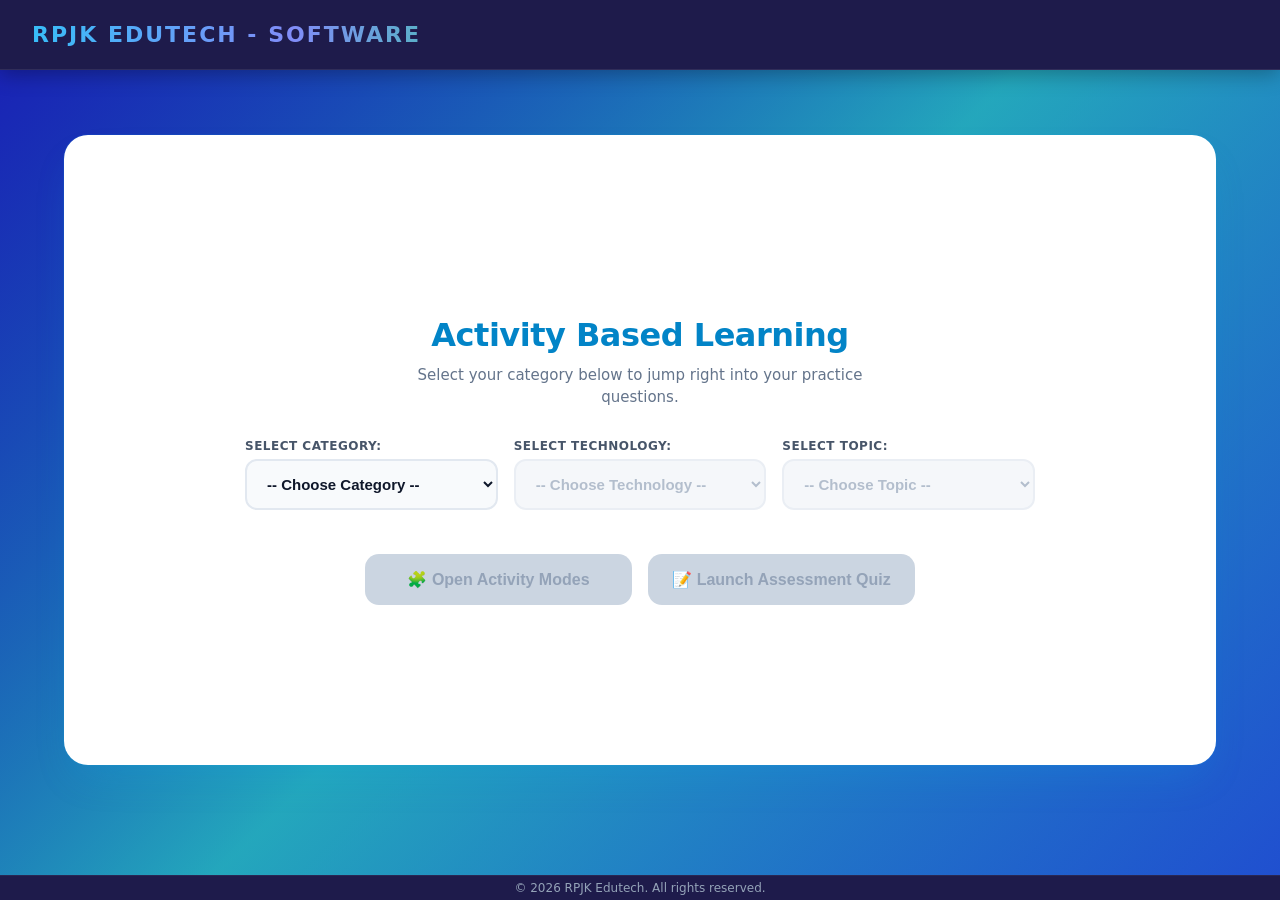
<file: SP_SiteAssets/Pages/ABL.html>
<!DOCTYPE html>
<html lang="en">

<head>
    <meta charset="UTF-8">
    <meta name="viewport" content="width=device-width, initial-scale=1.0">
    <title>Course Agenda & Learning Path</title>      
    <link rel="stylesheet" href="../CSS/ABL.css">
    <style>
        /* Viewport Layout Adjustments to Prevent Page Scrolling */
        html,
        body {
            height: 100vh;
            margin: 0;
            padding: 0;
            overflow: hidden;
            display: flex;
            flex-direction: column;
            /* background-color: #0b0f19; */
            font-family: 'Inter', system-ui, -apple-system, BlinkMacSystemFont, "Segoe UI", Roboto, sans-serif;
            -webkit-font-smoothing: antialiased;
        }

        #main-content-wrapper {
            display: flex;
            flex-direction: column;
            height: 100vh;
            width: 100vw;
            overflow: hidden;
        }

        /* Fixed Header Styles */
        .Navbar {
            position: fixed;
            top: 0;
            left: 0;
            width: 100%;
            height: 70px;
            z-index: 1000;
            box-sizing: border-box;
            display: flex;
            justify-content: space-between;
            align-items: center;
            /* background: linear-gradient(135deg, #1e1b4b 0%, #171033 100%); */
            background: linear-gradient(135deg, #1e1b4b 0%, #1e1b4b 100%);
            border-bottom: 1px solid rgba(255, 255, 255, 0.08);
            padding: 0 2rem;
            box-shadow: 0 4px 20px rgba(0, 0, 0, 0.3);
        }              

        .gradient-effect {
            font-size: 22px;
            text-transform: uppercase;
            font-weight: 700;
            letter-spacing: 2px;
            background: linear-gradient(to right, #38bdf8, #818cf8, #34d399, #38bdf8);
            background-size: 200% auto;
            -webkit-background-clip: text;
            -webkit-text-fill-color: transparent;
            animation: gradientScroll 3s linear infinite;
        }

        /* Smooth Keyframe Animation */
        @keyframes gradientScroll {
            0% {
                background-position: 0% center;
            }

            100% {
                background-position: -200% center;
            }
        }
                        
        .site-footer {
            position: fixed;
            bottom: 0;
            left: 0;
            width: 100%;
            height: 25px;
            display: flex;
            justify-content: center;
            align-items: center;
            font-size: 12px;
            color: #94a3b8;
            /* background: linear-gradient(135deg, #1e1b4b 0%, #171033 100%); */
            background: linear-gradient(135deg, #1e1b4b 0%, #1e1b4b 100%);
            border-top: 1px solid rgba(255, 255, 255, 0.05);
            z-index: 1000;
            box-sizing: border-box;
        }
    </style>
</head>

<body>
    <header class="Navbar">
            <div class="gradient-effect">RPJK Edutech - Software</div>            
    </header> 

    <div id="app-window">
        
        <!-- LOGIN SCREEN -->
        <div id="login-screen" class="panel">
            <div class="logo-badge">🛡️</div>
            <h1>Studio Portal Login</h1>
            <p class="subtitle">Log in using username ID or Full Name. Press Enter to submit.</p>
            
            <div class="login-form-group">
                <label>Username / Student ID or Full Name:</label>
                <input type="text" id="login-username" placeholder="student1">
                
                <label>Access Password:</label>
                <input type="password" id="login-password" placeholder="pass1">
            </div>
            
            <div id="login-error-msg"></div>
            <button id="auth-submit-btn" class="nav-trigger-btn">Sign In Safely</button>
        </div>

        <!-- MENU SCREEN -->
        <div id="menu-screen" class="panel hidden">
                                    
            <h1>Activity Based Learning</h1>
            <p class="subtitle">Select your category below to jump right into your practice questions.</p>
            
            <!-- HORIZONTAL / VERTICAL SELECTION CONTAINER -->
            <div id="config-selection-container">
                <div class="form-group">
                    <label>Select Category:</label>
                    <select id="class-select" disabled>
                        <option value="">-- Choose Category --</option>
                    </select>
                </div>

                <div class="form-group">
                    <label>Select Technology:</label>
                    <select id="subject-select" disabled>
                        <option value="">-- Choose Technology --</option>
                    </select>
                </div>

                <div class="form-group">
                    <label>Select Topic:</label>
                    <select id="chapter-select" disabled>
                        <option value="">-- Choose Topic --</option>
                    </select>
                </div>
            </div>
            
            <div class="mode-toggle-row">
                <button id="launch-activity-hub-btn" class="alt-trigger-btn" disabled>🧩 Open Activity Modes</button>
                <button id="launch-assessment-btn" class="nav-trigger-btn" disabled>📝 Launch Assessment Quiz</button>                
            </div>
        </div>

        <!-- ACTIVITY HUB SCREEN -->
        <div id="activity-hub-screen" class="panel hidden">
            <h2>Select Activity Style</h2>
            <p class="subtitle">Pick an interactive puzzle to play</p>
            
            <div class="tiles-grid">
                <div class="activity-tile" data-type="JUMBLE">
                    <div class="activity-tile-icon">🔀</div>
                    <div class="activity-tile-info">
                        <div class="activity-tile-title">Jumble Words</div>
                        <div class="activity-tile-desc">Unscramble letters using definition context clues.</div>
                    </div>
                </div>
                <div class="activity-tile" data-type="MISSING">
                    <div class="activity-tile-icon">🔤</div>
                    <div class="activity-tile-info">
                        <div class="activity-tile-title">Missing Letters</div>
                        <div class="activity-tile-desc">Fill in character spaces to finish terms.</div>
                    </div>
                </div>
                <div class="activity-tile" data-type="TRUEFALSE">
                    <div class="activity-tile-icon">⚖️</div>
                    <div class="activity-tile-info">
                        <div class="activity-tile-title">True or False</div>
                        <div class="activity-tile-desc">Evaluate statements to confirm facts.</div>
                    </div>
                </div>
                <div class="activity-tile" data-type="MULTICHOICE">
                    <div class="activity-tile-icon">🎯</div>
                    <div class="activity-tile-info">
                        <div class="activity-tile-title">Activity Choice</div>
                        <div class="activity-tile-desc">Classic choice questions mapped by topic.</div>
                    </div>
                </div>
            </div>
            <button id="back-to-menu-btn" class="secondary-btn">⚙️ Change Syllabus Config</button>
        </div>

        <!-- SANDBOX SCREEN -->
        <div id="sandbox-screen" class="panel hidden">
            <div class="hud">
                <button id="back-to-hub">🏠 Leave Game</button>
                <div id="hud-metrics">Points: 0</div>
            </div>

            <div id="timer-container" class="hidden">
                <div id="timer-bar"></div>
            </div>

            <div id="concept-pill">Concept: Loading</div>
            <div id="gameplay-prompt" class="question-display">Loading challenge...</div>
            
            <div id="activity-hint-box" class="hidden"></div>
            
            <div id="standard-options-box" class="options-layout hidden"></div>

            <div id="drag-drop-workspace" class="options-layout hidden">
                <div id="interactive-target-zone"></div>
                <div id="interactive-source-shelf"></div>
            </div>
        </div>

        <!-- LEADERBOARD SCREEN -->
        <div id="leaderboard-screen" class="panel hidden">
            <div class="logo-badge">🏆</div>
            <h2>Global Standings</h2>
            <div id="report-summary-text">Session Finished! Here are the room metrics.</div>

            <div id="global-leaderboard-render-box" class="leaderboard-board"></div>

            <button id="open-diagnostic-modal-btn" class="alt-trigger-btn hidden" style="margin-bottom: 8px;">📊 View Performance Review</button>
            <button id="close-leaderboard-btn" class="secondary-btn">Return to Portal</button>
        </div>

        <!-- SYSTEM MODALS -->
        <div id="confirmation-modal" class="modal-overlay hidden">
            <div class="modal-card exit-warning">
                <h3>Exit Current Session?</h3>
                <p>Are you sure you want to quit? Your current score milestones and session progress metrics will be cleared.</p>
                <div class="modal-actions">
                    <button id="modal-confirm-btn" class="btn-confirm">Yes, Exit</button>
                    <button id="modal-cancel-btn" class="btn-cancel">Stay</button>
                </div>
            </div>
        </div>

        <div id="diagnostic-modal" class="modal-overlay hidden">
            <div class="modal-card" style="max-width: 420px;">
                <h3>📊 Performance Metrics</h3>
                <p style="margin-bottom:12px;">Concept breakdown from your latest activity run:</p>
                
                <div class="diagnostic-grid">
                    <div class="diag-card card-green">
                        <h3>🌟 Mastered Strengths</h3>
                        <ul id="report-strengths-list"></ul>
                    </div>
                    <div class="diag-card card-red">
                        <h3>⚠️ Review Recommendations</h3>
                        <ul id="report-weaknesses-list"></ul>
                    </div>
                </div>
                <div class="modal-actions" style="margin-top:20px;">
                    <button id="close-diagnostic-modal-btn" class="btn-close-diag">Got It</button>
                </div>
            </div>
        </div>

    </div>

    <footer class="site-footer">
            &copy; 2026 RPJK Edutech. All rights reserved.
    </footer>
    
    <script src="../JS/ABL.min.js"></script>
</body>

</html>
</file>
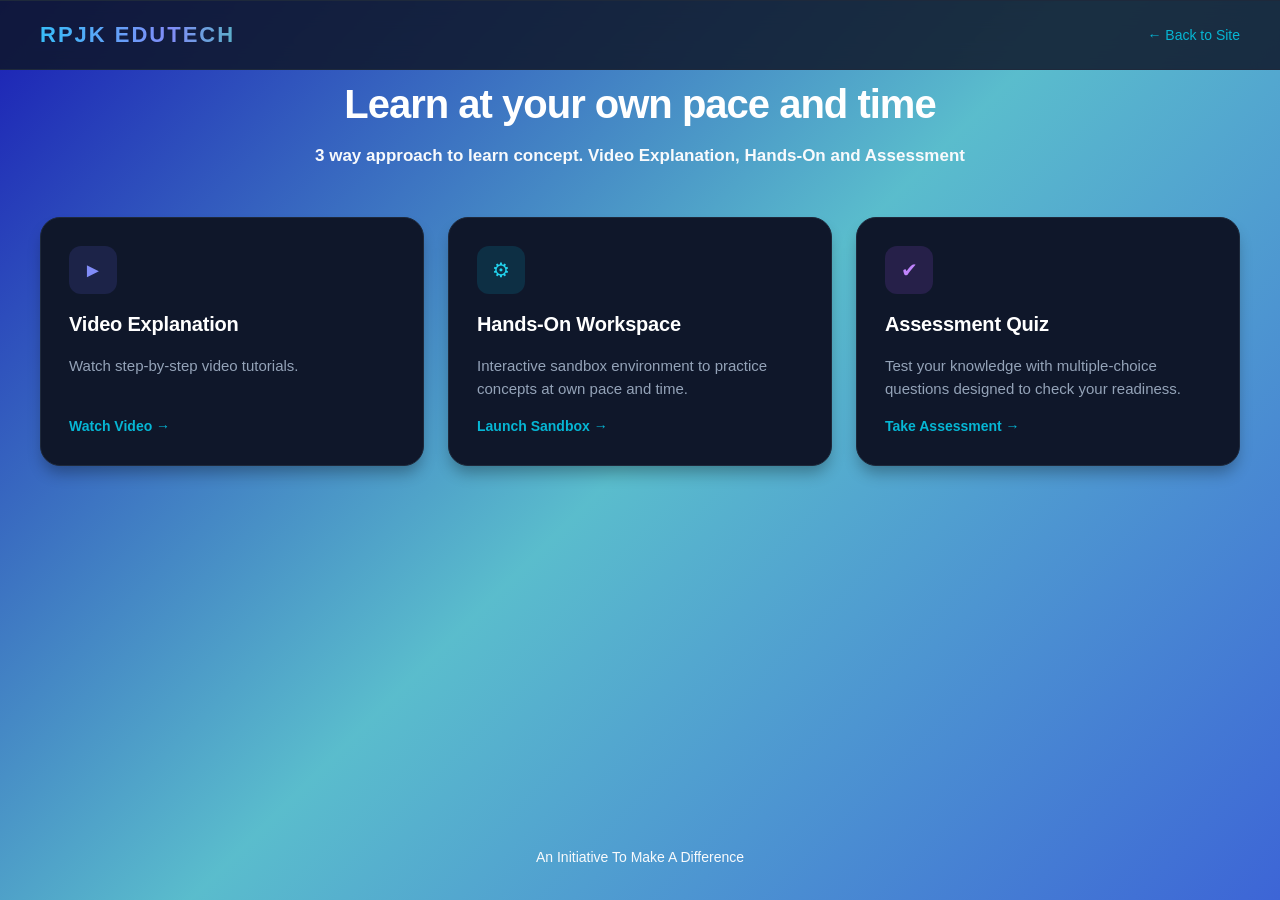
<file: SP_SiteAssets/Pages/Demo.html>
<!DOCTYPE html>
<html lang="en">
<head>
    <meta charset="UTF-8">
    <meta name="viewport" content="width=device-width, initial-scale=1.0">
    <title>SharePoint & Power Platform Demo Workspace</title>    
    <link rel="stylesheet" href="../CSS/SP_Demo.css">
</head>
<body>

    <header class="Navbar">
                       
    </header>

    <!-- Header -->
    <header>
        <div class="container navbar">
            <div class="logo-group">
                <div class="gradient-effect">RPJK Edutech</div>                 
            </div>
            <a href="index.html" class="back-link">&larr; Back to Site</a>
        </div>
    </header>

    <!-- Main Content -->
    <main class="container">
                
        <!-- Page Header Info -->
        <div class="page-header">
            <!-- <span class="badge">Interactive Fresher Workspace</span> -->
            <h1 class="hero-title">Learn at your own pace and time </h1>
            <p class="hero-desc">3 way approach to learn concept. Video Explanation, Hands-On and Assessment</p>
        </div>

        <!-- THREE TILES SECTION -->
        <section>
            <div class="tiles-grid">
                <!-- Tile 1: Video Explanation -->
                <a href="https://www.youtube.com/watch?v=2kUKcV7RTjE&pp=ygUNcnBqayBzb2Z0d2FyZQ%3D%3D" target="_blank" class="nav-tile">
                    <div class="tile-icon-box tile-video">&#9658;</div>
                    <h3 class="tile-title">Video Explanation</h3>
                    <p class="tile-desc">Watch step-by-step video tutorials.</p>
                    <span class="tile-action">Watch Video &rarr;</span>
                </a>

                <!-- Tile 2: Hands-On Practice -->
                <a href="Sandbox.html" target="_blank" class="nav-tile">
                    <div class="tile-icon-box tile-handson">&#9881;</div>
                    <h3 class="tile-title">Hands-On Workspace</h3>
                    <p class="tile-desc">Interactive sandbox environment to practice concepts at own pace and time.</p>
                    <span class="tile-action">Launch Sandbox &rarr;</span>
                </a>

                <!-- Tile 3: Assessment -->
                <a href="ABL.html" target="_blank" class="nav-tile">
                    <div class="tile-icon-box tile-assessment">&#10004;</div>
                    <h3 class="tile-title">Assessment Quiz</h3>
                    <p class="tile-desc">Test your knowledge with multiple-choice questions designed to check your readiness.</p>
                    <span class="tile-action">Take Assessment &rarr;</span>
                </a>
            </div>
        </section>
    </main>

    <!-- Footer -->
    <footer>
        An Initiative To Make A Difference
    </footer>

    <!-- Demo Script -->
    <script src="..//JS/SP_Demo.min.js"></script>
</body>
</html>
</file>
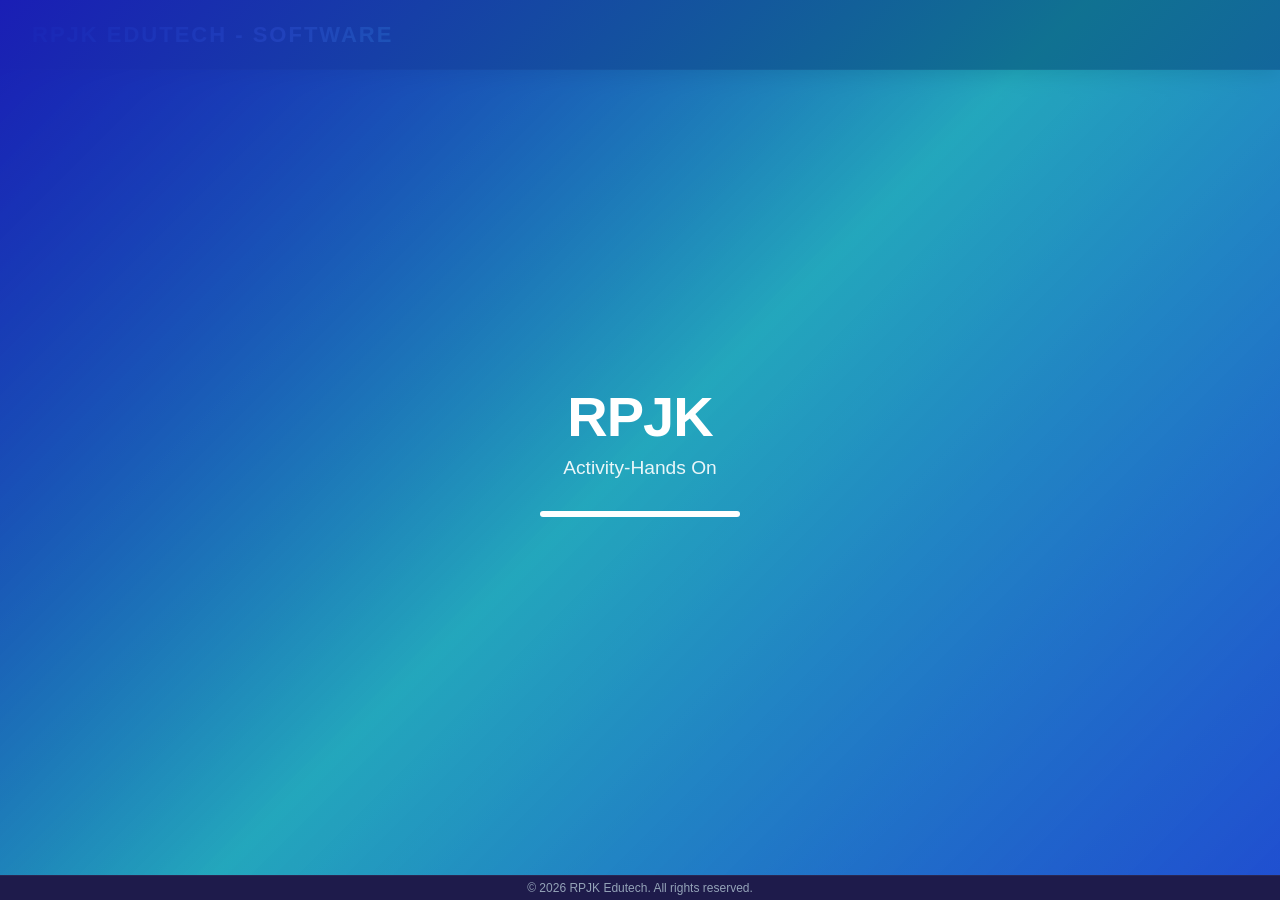
<file: SP_SiteAssets/Pages/Sandbox.html>
<!DOCTYPE html>
<html lang="en">

<head>
    <meta charset="UTF-8">
    <meta name="viewport" content="width=device-width, initial-scale=1.0">
    <title>Course Agenda & Learning Path</title>
    <link rel="stylesheet" href="../CSS/SP_Sandbox.css">    
</head>

<body>

    <header class="Navbar">
        <div class="gradient-effect">RPJK Edutech - Software</div>
    </header>

    <div id="main-content-wrapper">
        <!-- Engaging Loading Splash Screen -->
        <div id="splash-screen">
            <div class="splash-content">
                <div class="splash-logo">RPJK</div>
                <div class="splash-subtitle">Activity-Hands On</div>
                <div class="loader-bar">
                    <div class="loader-progress"></div>
                </div>
            </div>
        </div>

        <!-- Main App Interface -->
        <div class="app-container" id="app-container">
            <!-- Header -->
            <div class="app-header">
                <div>
                    <span class="concept-badge" id="category-badge">HTML Basics</span>
                    <h1 class="concept-title" id="concept-title">Loading Concept...</h1>
                </div>
                <div class="toolbar-btns">
                    <button class="icon-btn" id="instruction-btn" title="View Instructions">
                        <span>💡</span> Instructions
                    </button>
                    <button class="icon-btn" id="reference-btn" title="Reference Link">
                        <span>🔗</span> Reference
                    </button>
                    <button class="icon-btn" id="reset-btn" title="Reset Challenge">
                        <span>🔄</span> Reset
                    </button>
                </div>
            </div>

            <!-- Body Activity Area -->
            <div class="app-body">
                <p class="instruction-hint" id="instruction-hint-text">
                    Rearrange the following code blocks into their proper logical structure. Use the arrows or drag
                    items.
                </p>
                <div class="code-workspace" id="code-workspace">
                    <!-- Code lines dynamically injected via JavaScript -->
                </div>
            </div>

            <!-- Footer -->
            <div class="app-footer">
                <span id="progress-indicator"
                    style="font-size: 0.9rem; color: var(--text-muted); font-weight: 500;">Challenge 1 of 3</span>
                <div class="nav-group">
                    <button class="secondary-btn" id="prev-btn" style="display: none;">Previous</button>
                    <button class="primary-btn" id="check-btn">Check Answer</button>
                    <button class="secondary-btn" id="next-btn">Next</button>
                </div>
            </div>
        </div>

        <!-- Instruction Modal -->
        <div class="modal-overlay" id="instruction-modal">
            <div class="modal-card">
                <h3 class="modal-title">Activity Instructions</h3>
                <div class="modal-body" id="modal-instruction-content">
                    <!-- Instructions in bullet points injected dynamically -->
                </div>
                <div class="modal-actions">
                    <button class="modal-btn primary-btn" id="close-instruction-btn" style="flex: 1;">Got It!</button>
                </div>
            </div>
        </div>

        <!-- Custom Exit / Reset Confirmation Modal -->
        <div class="modal-overlay" id="confirm-modal">
            <div class="modal-card">
                <h3 class="modal-title">Reset Progress?</h3>
                <div class="modal-body"
                    style="text-align: center; background: none; border: none; padding: 0; margin-bottom: 1.5rem;">
                    Are you sure you want to reset your current arrangement? Any changes made will be lost.
                </div>
                <div class="modal-actions">
                    <button class="modal-btn btn-cancel" id="cancel-confirm-btn">Cancel</button>
                    <button class="modal-btn btn-confirm" id="ok-confirm-btn">Yes, Reset</button>
                </div>
            </div>
        </div>

        <!-- Toast Notification Element -->
        <div id="toast">Link not configured.</div>

        <footer class="site-footer">
            &copy; 2026 RPJK Edutech. All rights reserved.
        </footer>
    </div>
   
    <script src="../JS/Sandbox.min.js"></script>
</body>

</html>
</file>
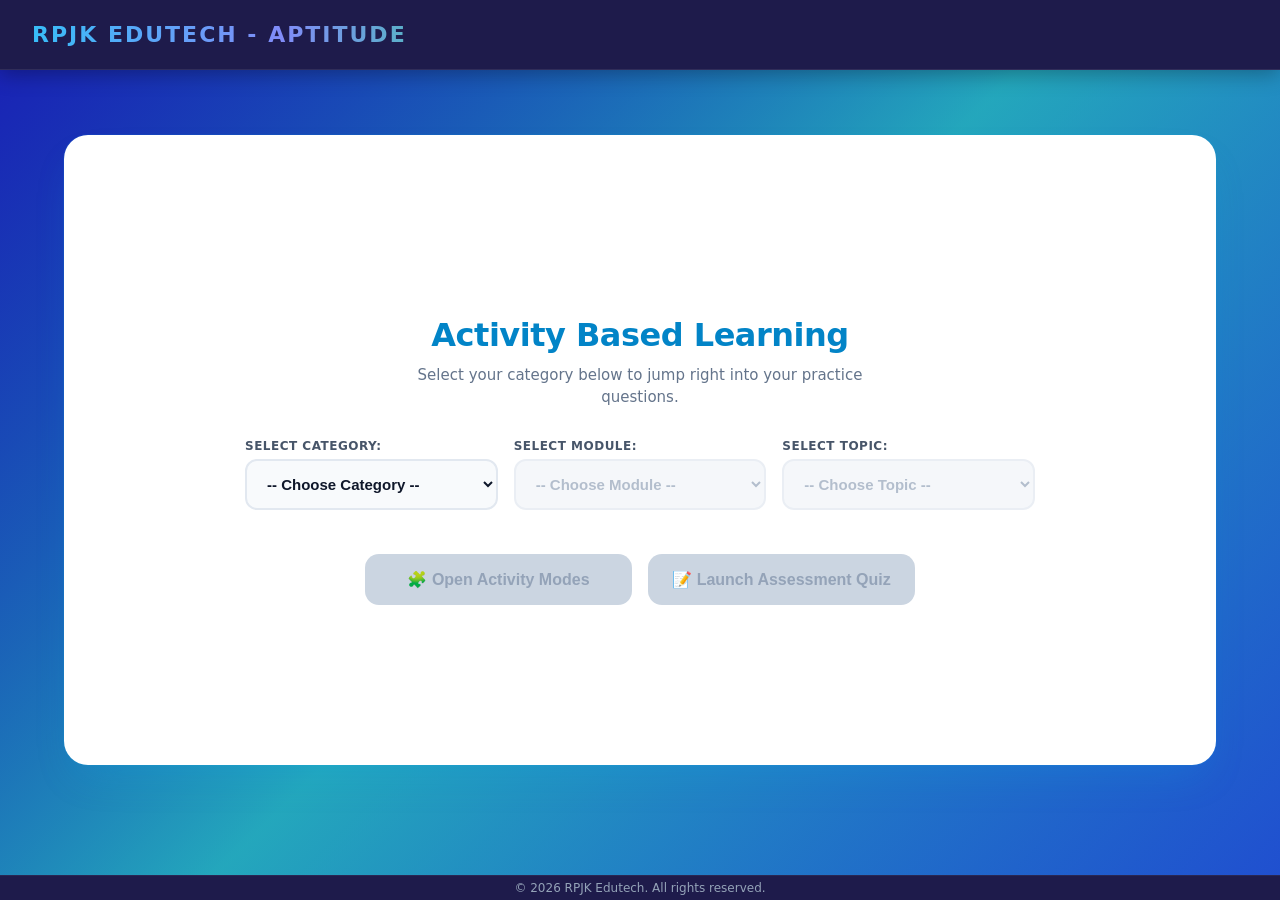
<file: Aptitude/Aptitude_SiteAssets/Pages/Aptitude.ABL.html>
<!DOCTYPE html>
<html lang="en">

<head>
    <meta charset="UTF-8">
    <meta name="viewport" content="width=device-width, initial-scale=1.0">
    <title>Course Agenda & Learning Path</title>      
    <link rel="stylesheet" href="../CSS/Aptitude.ABL.css">
    <style>
        /* Viewport Layout Adjustments to Prevent Page Scrolling */
        html,
        body {
            height: 100vh;
            margin: 0;
            padding: 0;
            overflow: hidden;
            display: flex;
            flex-direction: column;
            /* background-color: #0b0f19; */
            font-family: 'Inter', system-ui, -apple-system, BlinkMacSystemFont, "Segoe UI", Roboto, sans-serif;
            -webkit-font-smoothing: antialiased;
        }

        #main-content-wrapper {
            display: flex;
            flex-direction: column;
            height: 100vh;
            width: 100vw;
            overflow: hidden;
        }

        /* Fixed Header Styles */
        .Navbar {
            position: fixed;
            top: 0;
            left: 0;
            width: 100%;
            height: 70px;
            z-index: 1000;
            box-sizing: border-box;
            display: flex;
            justify-content: space-between;
            align-items: center;
            /* background: linear-gradient(135deg, #1e1b4b 0%, #171033 100%); */
            background: linear-gradient(135deg, #1e1b4b 0%, #1e1b4b 100%);
            border-bottom: 1px solid rgba(255, 255, 255, 0.08);
            padding: 0 2rem;
            box-shadow: 0 4px 20px rgba(0, 0, 0, 0.3);
        }              

        .gradient-effect {
            font-size: 22px;
            text-transform: uppercase;
            font-weight: 700;
            letter-spacing: 2px;
            background: linear-gradient(to right, #38bdf8, #818cf8, #34d399, #38bdf8);
            background-size: 200% auto;
            -webkit-background-clip: text;
            -webkit-text-fill-color: transparent;
            animation: gradientScroll 3s linear infinite;
        }

        /* Smooth Keyframe Animation */
        @keyframes gradientScroll {
            0% {
                background-position: 0% center;
            }

            100% {
                background-position: -200% center;
            }
        }
                        
        .site-footer {
            position: fixed;
            bottom: 0;
            left: 0;
            width: 100%;
            height: 25px;
            display: flex;
            justify-content: center;
            align-items: center;
            font-size: 12px;
            color: #94a3b8;
            /* background: linear-gradient(135deg, #1e1b4b 0%, #171033 100%); */
            background: linear-gradient(135deg, #1e1b4b 0%, #1e1b4b 100%);
            border-top: 1px solid rgba(255, 255, 255, 0.05);
            z-index: 1000;
            box-sizing: border-box;
        }
    </style>
</head>

<body>
    <header class="Navbar">
            <div class="gradient-effect">RPJK Edutech - Aptitude</div>            
    </header> 

    <div id="app-window">
        
        <!-- LOGIN SCREEN -->
        <div id="login-screen" class="panel">
            <div class="logo-badge">🛡️</div>
            <h1>Studio Portal Login</h1>
            <p class="subtitle">Log in using username ID or Full Name. Press Enter to submit.</p>
            
            <div class="login-form-group">
                <label>Username / Student ID or Full Name:</label>
                <input type="text" id="login-username" placeholder="student1">
                
                <label>Access Password:</label>
                <input type="password" id="login-password" placeholder="pass1">
            </div>
            
            <div id="login-error-msg"></div>
            <button id="auth-submit-btn" class="nav-trigger-btn">Sign In Safely</button>
        </div>

        <!-- MENU SCREEN -->
        <div id="menu-screen" class="panel hidden">
                                    
            <h1>Activity Based Learning</h1>
            <p class="subtitle">Select your category below to jump right into your practice questions.</p>
            
            <!-- HORIZONTAL / VERTICAL SELECTION CONTAINER -->
            <div id="config-selection-container">
                <div class="form-group">
                    <label>Select Category:</label>
                    <select id="class-select" disabled>
                        <option value="">-- Choose Category --</option>
                    </select>
                </div>

                <div class="form-group">
                    <label>Select Module:</label>
                    <select id="subject-select" disabled>
                        <option value="">-- Choose Module --</option>
                    </select>
                </div>

                <div class="form-group">
                    <label>Select Topic:</label>
                    <select id="chapter-select" disabled>
                        <option value="">-- Choose Topic --</option>
                    </select>
                </div>
            </div>
            
            <div class="mode-toggle-row">
                <button id="launch-activity-hub-btn" class="alt-trigger-btn" disabled>🧩 Open Activity Modes</button>
                <button id="launch-assessment-btn" class="nav-trigger-btn" disabled>📝 Launch Assessment Quiz</button>                
            </div>
        </div>

        <!-- ACTIVITY HUB SCREEN -->
        <div id="activity-hub-screen" class="panel hidden">
            <h2>Select Activity Style</h2>
            <p class="subtitle">Pick an interactive puzzle to play</p>
            
            <div class="tiles-grid">
                <div class="activity-tile" data-type="JUMBLE">
                    <div class="activity-tile-icon">🔀</div>
                    <div class="activity-tile-info">
                        <div class="activity-tile-title">Jumble Words</div>
                        <div class="activity-tile-desc">Unscramble letters using definition context clues.</div>
                    </div>
                </div>
                <div class="activity-tile" data-type="MISSING">
                    <div class="activity-tile-icon">🔤</div>
                    <div class="activity-tile-info">
                        <div class="activity-tile-title">Missing Letters</div>
                        <div class="activity-tile-desc">Fill in character spaces to finish terms.</div>
                    </div>
                </div>
                <div class="activity-tile" data-type="TRUEFALSE">
                    <div class="activity-tile-icon">⚖️</div>
                    <div class="activity-tile-info">
                        <div class="activity-tile-title">True or False</div>
                        <div class="activity-tile-desc">Evaluate statements to confirm facts.</div>
                    </div>
                </div>
                <div class="activity-tile" data-type="MULTICHOICE">
                    <div class="activity-tile-icon">🎯</div>
                    <div class="activity-tile-info">
                        <div class="activity-tile-title">Activity Choice</div>
                        <div class="activity-tile-desc">Classic choice questions mapped by topic.</div>
                    </div>
                </div>
            </div>
            <button id="back-to-menu-btn" class="secondary-btn">⚙️ Change Syllabus Config</button>
        </div>

        <!-- SANDBOX SCREEN -->
        <div id="sandbox-screen" class="panel hidden">
            <div class="hud">
                <button id="back-to-hub">🏠 Leave Game</button>
                <div id="hud-metrics">Points: 0</div>
            </div>

            <div id="timer-container" class="hidden">
                <div id="timer-bar"></div>
            </div>

            <div id="concept-pill">Concept: Loading</div>
            <div id="gameplay-prompt" class="question-display">Loading challenge...</div>
            
            <div id="activity-hint-box" class="hidden"></div>
            
            <div id="standard-options-box" class="options-layout hidden"></div>

            <div id="drag-drop-workspace" class="options-layout hidden">
                <div id="interactive-target-zone"></div>
                <div id="interactive-source-shelf"></div>
            </div>
        </div>

        <!-- LEADERBOARD SCREEN -->
        <div id="leaderboard-screen" class="panel hidden">
            <div class="logo-badge">🏆</div>
            <h2>Global Standings</h2>
            <div id="report-summary-text">Session Finished! Here are the room metrics.</div>

            <div id="global-leaderboard-render-box" class="leaderboard-board"></div>

            <button id="open-diagnostic-modal-btn" class="alt-trigger-btn hidden" style="margin-bottom: 8px;">📊 View Performance Review</button>
            <button id="close-leaderboard-btn" class="secondary-btn">Return to Portal</button>
        </div>

        <!-- SYSTEM MODALS -->
        <div id="confirmation-modal" class="modal-overlay hidden">
            <div class="modal-card exit-warning">
                <h3>Exit Current Session?</h3>
                <p>Are you sure you want to quit? Your current score milestones and session progress metrics will be cleared.</p>
                <div class="modal-actions">
                    <button id="modal-confirm-btn" class="btn-confirm">Yes, Exit</button>
                    <button id="modal-cancel-btn" class="btn-cancel">Stay</button>
                </div>
            </div>
        </div>

        <div id="diagnostic-modal" class="modal-overlay hidden">
            <div class="modal-card" style="max-width: 420px;">
                <h3>📊 Performance Metrics</h3>
                <p style="margin-bottom:12px;">Concept breakdown from your latest activity run:</p>
                
                <div class="diagnostic-grid">
                    <div class="diag-card card-green">
                        <h3>🌟 Mastered Strengths</h3>
                        <ul id="report-strengths-list"></ul>
                    </div>
                    <div class="diag-card card-red">
                        <h3>⚠️ Review Recommendations</h3>
                        <ul id="report-weaknesses-list"></ul>
                    </div>
                </div>
                <div class="modal-actions" style="margin-top:20px;">
                    <button id="close-diagnostic-modal-btn" class="btn-close-diag">Got It</button>
                </div>
            </div>
        </div>

    </div>

    <footer class="site-footer">
            &copy; 2026 RPJK Edutech. All rights reserved.
    </footer>
    
    <script src="../JS/Aptitude.ABL.min.js"></script>
</body>

</html>
</file>
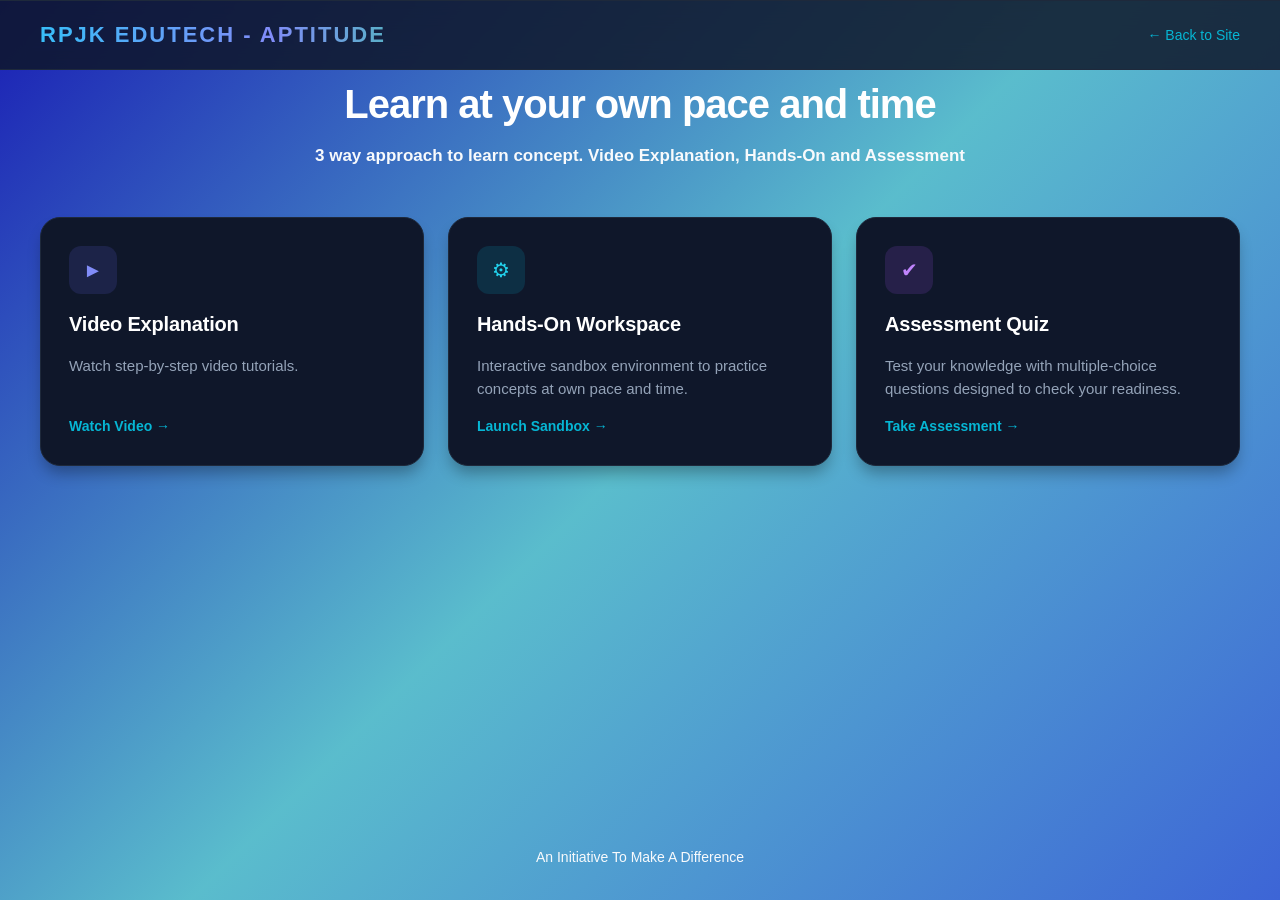
<file: Aptitude/Aptitude_SiteAssets/Pages/Aptitude.Demo.html>
<!DOCTYPE html>
<html lang="en">
<head>
    <meta charset="UTF-8">
    <meta name="viewport" content="width=device-width, initial-scale=1.0">
    <title>SharePoint & Power Platform Demo Workspace</title>   
    <link rel="stylesheet" href="../CSS/AptitudeDemo.css">
</head>
<body>

    <header class="Navbar">
                       
    </header>

    <!-- Header -->
    <header>
        <div class="container navbar">
            <div class="logo-group">
                <div class="gradient-effect">RPJK Edutech - Aptitude</div>                 
            </div>
            <a href="../../Aptitude.html" class="back-link">&larr; Back to Site</a>
        </div>
    </header>

    <!-- Main Content -->
    <main class="container">
                
        <!-- Page Header Info -->
        <div class="page-header">
            <!-- <span class="badge">Interactive Fresher Workspace</span> -->
            <h1 class="hero-title">Learn at your own pace and time </h1>
            <p class="hero-desc">3 way approach to learn concept. Video Explanation, Hands-On and Assessment</p>
        </div>

        <!-- THREE TILES SECTION -->
        <section>
            <div class="tiles-grid">
                <!-- Tile 1: Video Explanation -->
                <a href="https://www.youtube.com/watch?v=gcshNMTrI20" target="_blank" class="nav-tile">
                    <div class="tile-icon-box tile-video">&#9658;</div>
                    <h3 class="tile-title">Video Explanation</h3>
                    <p class="tile-desc">Watch step-by-step video tutorials.</p>
                    <span class="tile-action">Watch Video &rarr;</span>
                </a>

                <!-- Tile 2: Hands-On Practice -->
                <a href="Aptitude.Sandbox.html" target="_blank" class="nav-tile">
                    <div class="tile-icon-box tile-handson">&#9881;</div>
                    <h3 class="tile-title">Hands-On Workspace</h3>
                    <p class="tile-desc">Interactive sandbox environment to practice concepts at own pace and time.</p>
                    <span class="tile-action">Launch Sandbox &rarr;</span>
                </a>

                <!-- Tile 3: Assessment -->
                <a href="Aptitude.ABL.html" target="_blank" class="nav-tile">
                    <div class="tile-icon-box tile-assessment">&#10004;</div>
                    <h3 class="tile-title">Assessment Quiz</h3>
                    <p class="tile-desc">Test your knowledge with multiple-choice questions designed to check your readiness.</p>
                    <span class="tile-action">Take Assessment &rarr;</span>
                </a>
            </div>
        </section>
    </main>

    <!-- Footer -->
    <footer>
        An Initiative To Make A Difference
    </footer>

    <!-- Demo Script -->
    <script src="../JS/Aptitude.Demo.min.js"></script>
</body>
</html>
</file>
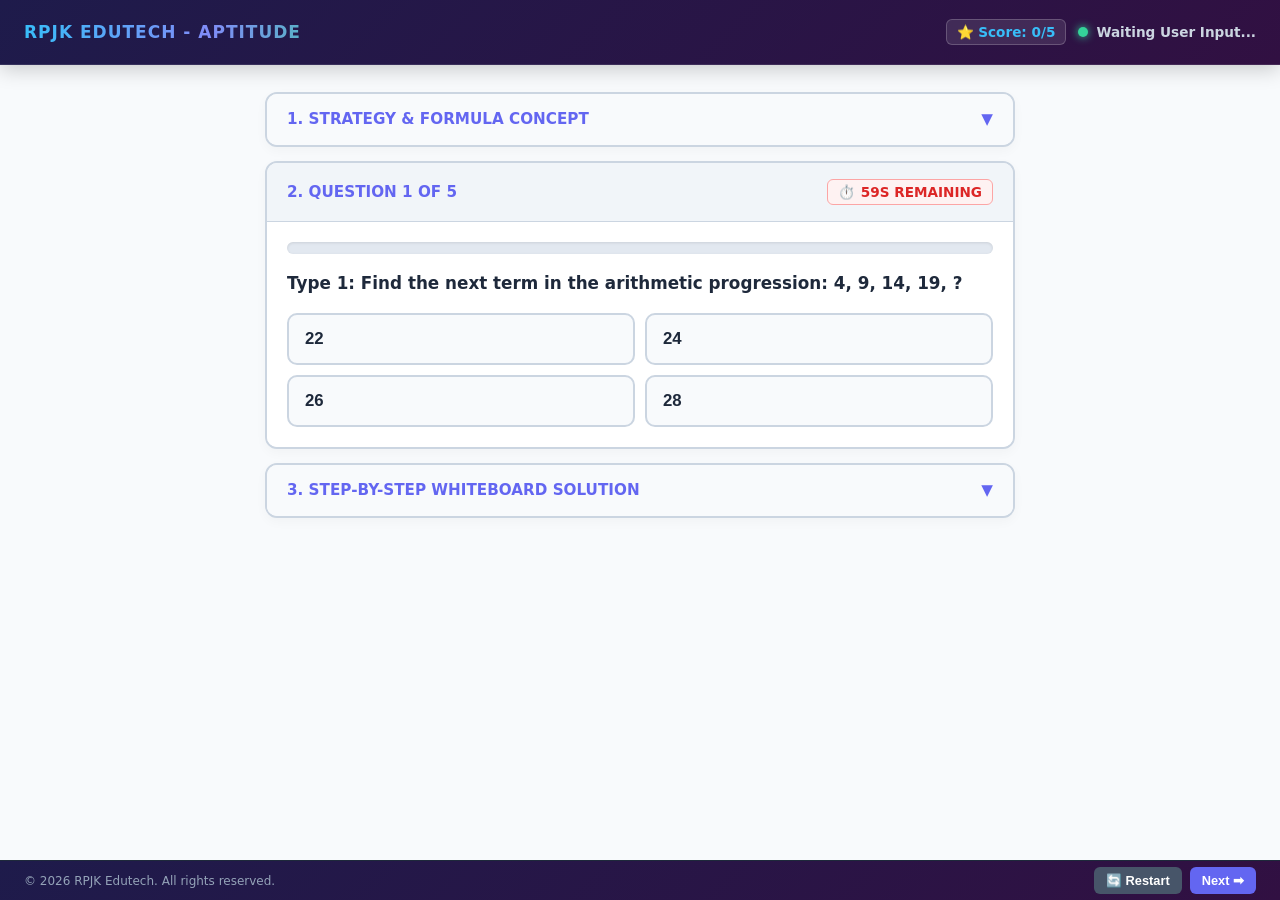
<file: Aptitude/Aptitude_SiteAssets/Pages/Aptitude.Sandbox.html>
<!DOCTYPE html>
<html lang="en">
<head>
    <meta charset="UTF-8">
    <meta name="viewport" content="width=device-width, initial-scale=1.0">
    <title>Arithmetic Progression Mastery - Quantitative Aptitude</title>
    <link rel="stylesheet" href="../CSS/Aptitude.Sandbox.css">
</head>
<body>

    <div id="main-content-wrapper">

        <!-- Fixed Header -->
        <header class="Navbar">
            <div class="gradient-effect">RPJK Edutech - Aptitude</div>
            <div class="nav-right-cluster">
                <div class="score-badge">⭐ Score: <span id="score-val">0</span>/<span id="total-val">5</span></div>
                <div id="status-container" class="status-badge">
                    <div class="status-pulse"></div>
                    <span id="status-text">Interactive Ready</span>
                </div>
            </div>
        </header>

        <!-- Main Container -->
        <main class="main-container">
            <div class="dashboard-stack">
                
                <!-- ACCORDION 1: Instruction Section (Manually Collapsible) -->
                <section class="accordion-panel" id="panel-instruction">
                    <div class="accordion-header" onclick="toggleAccordion('panel-instruction')">
                        <span>1. Strategy & Formula Concept</span>
                        <span id="inst-arrow">▼</span>
                    </div>
                    <div class="accordion-body">
                        <div class="panel-text" id="instruction-text-target">
                            Loading instructions...
                        </div>
                    </div>
                </section>

                <!-- ACCORDION 2: Question Section (Active by Default) -->
                <section class="accordion-panel active" id="panel-question">
                    <div class="accordion-header" onclick="toggleAccordion('panel-question')">
                        <span id="question-counter-label">2. Question 1 of 5</span>
                        <div class="timer-badge">
                            ⏱️ <span id="timer-display">15s Remaining</span>
                        </div>
                    </div>
                    <div class="accordion-body" style="padding: 20px;">
                        <div class="timer-container">
                            <div class="timer-bar" id="timer-bar"></div>
                        </div>
                        <div class="panel-text" id="q-prompt" style="margin-bottom: 16px;">Loading question...</div>
                        <div class="options-container" id="options-grid">
                            <!-- Options populate dynamically -->
                        </div>
                    </div>
                </section>

                <!-- ACCORDION 3: Explanation & Whiteboard Section (Auto-visible on Answer) -->
                <section class="accordion-panel" id="panel-explanation">
                    <div class="accordion-header" onclick="toggleAccordion('panel-explanation')">
                        <span>3. Step-by-Step Whiteboard Solution</span>
                        <span id="exp-arrow">▼</span>
                    </div>
                    <div class="accordion-body">
                        <div id="whiteboard-container">
                            <!-- Dynamic step cards load here -->
                        </div>
                    </div>
                </section>

            </div>
        </main>

        <!-- Static Footer -->
        <footer class="site-footer">
            <div>&copy; 2026 RPJK Edutech. All rights reserved.</div>
            <div class="nav-controls">
                <button class="control-btn secondary" onclick="restartLesson()">🔄 Restart</button>
                <button class="control-btn" onclick="nextQuestion()">Next ➡</button>
            </div>
        </footer>
    </div>

    <script src="../JS/Aptitude.Sandbox.min.js"></script>
</body>
</html>
</file>
<file: SP_SiteAssets/CSS/ABL.css>
/* ==========================================================================
   BRIGHT, TRANSITIONAL RESETS & RESPONSIVE APP DESKTOP CANVAS
   ========================================================================== */
body, html {
    margin: 0; padding: 0; width: 100%; height: auto; min-height: 100%;
    background: radial-gradient(circle at 20% 30%, #f0f7ff 0%, #e0f2fe 100%);
    color: #1e293b;
    font-family: system-ui, -apple-system, BlinkMacSystemFont, 'Segoe UI', Roboto, sans-serif;
    display: flex; justify-content: center; align-items: center; 
    overflow-y: auto;
    background: linear-gradient(135deg, #1a1eb5 0%, #099cb4ab 50%, #1b4acfd9 100%);
    /* background: linear-gradient(135deg, #1014c7 0%, #6729a3 50%, #cf1b74 100%); */
}

#app-window {
    width: 100%; height: 100%;
    background: #ffffff;
    position: relative; display: flex; flex-direction: column; overflow: hidden;
    transition: all 0.3s cubic-bezier(0.4, 0, 0.2, 1);
    margin-top: 70px;
        height: calc(100vh - 95px);
         overflow-y: auto;
}

@media (min-width: 768px) {
    #app-window {
        width: 90vw; max-width: 1200px; 
        height: auto; min-height: 70vh;
        border-radius: 24px;
        box-shadow: 0 20px 40px -15px rgba(14, 165, 233, 0.25), 0 0 0 1px rgba(14, 165, 233, 0.1);
        margin: 40px 0;        
    }
}

.panel {
    flex: 1; display: flex; flex-direction: column;
    justify-content: center; align-items: center;
    padding: 30px; box-sizing: border-box; 
    overflow: visible;
    width: 100%; max-width: 850px; margin: 0 auto;
}

.hidden { display: none !important; }
.logo-badge { font-size: 64px; text-align: center; margin-bottom: 12px; filter: drop-shadow(0 4px 6px rgba(0,0,0,0.1)); }
h1 { font-size: 32px; font-weight: 800; color: #0284c7; text-align: center; margin: 20px 0 10px 0; letter-spacing: -0.5px; }
h2 { font-size: 26px; font-weight: 800; text-align: center; margin-bottom: 8px; color: #0369a1; }
p.subtitle { text-align: center; color: #64748b; font-size: 15px; margin-top: 0; margin-bottom: 30px; max-width: 500px; line-height: 1.5; }

/* ==========================================================================
   NEW RESTRUCTURED TOP UTILITY HEADER ROW
   ========================================================================== */
.top-utility-bar {
    width: 100%;
    display: flex;
    justify-content: space-between;
    align-items: center;
    padding-bottom: 16px;
    margin-bottom: 10px;
    border-bottom: 1px dashed #e2e8f0;
}

.utility-left {
    display: flex;
    align-items: center;
    gap: 12px;
}

.mini-logo {
    font-size: 28px;
    filter: drop-shadow(0 2px 4px rgba(0,0,0,0.1));
}

.user-status-pill-clean {
    display: flex;
    align-items: center;
    gap: 12px;
    background: #f0fdf4;
    border: 1px solid #bbf7d0;
    padding: 6px 14px;
    border-radius: 12px;
    font-size: 13px;
    font-weight: 700;
    color: #166534;
}

.logout-link {
    color: #b91c1c;
    cursor: pointer;
    text-decoration: none;
    background: #fee2e2;
    padding: 3px 8px;
    border-radius: 6px;
    transition: 0.2s;
}
.logout-link:hover { background: #fca5a5; }

.hub-leaderboard-trigger-clean {
    background: #fffbeb;
    border: 1px solid #f59e0b;
    color: #b45309;
    padding: 8px 14px;
    border-radius: 12px;
    font-size: 13px;
    font-weight: 700;
    cursor: pointer;
    transition: all 0.2s;
}
.hub-leaderboard-trigger-clean:hover { background: #fef3c7; transform: scale(1.03); }

/* ==========================================================================
   INPUT CONTROLS & SELECTION BAR (RESPONSIVE DROPDOWNS)
   ========================================================================== */
#config-selection-container {
    display: flex;
    flex-direction: column;
    gap: 16px;
    width: 100%;
    max-width: 850px;
    margin: 0 auto 24px auto;
}

.login-form-group { display: flex; flex-direction: column; gap: 8px; width: 100%; max-width: 460px; margin-bottom: 24px; }
.form-group { display: flex; flex-direction: column; gap: 6px; width: 100%; }
label { font-size: 12px; font-weight: 700; color: #475569; text-transform: uppercase; letter-spacing: 0.5px; }

/* Side-by-Side Flex Layout Mode for Widescreen Desktop viewports */
@media (min-width: 768px) {
    #config-selection-container {
        flex-direction: row;
        align-items: flex-end;
        justify-content: space-between;
    }
    #config-selection-container .form-group {
        flex: 1;
    }
}

input[type="text"], input[type="password"] {
    background: #f8fafc; color: #0f172a; border: 2px solid #e2e8f0; padding: 14px 16px;
    border-radius: 12px; font-size: 16px; outline: none; transition: all 0.2s;
    box-shadow: inset 0 2px 4px rgba(0,0,0,0.02);
}
input[type="text"]:focus, input[type="password"]:focus { border-color: #0ea5e9; background: #ffffff; box-shadow: 0 0 0 4px rgba(14, 165, 233, 0.15); }

#login-error-msg { color: #e11d48; font-size: 14px; font-weight: 700; text-align: center; margin-bottom: 20px; min-height: 20px; }

select {
    background: #f8fafc; color: #0f172a; border: 2px solid #e2e8f0; padding: 14px 16px;
    border-radius: 12px; font-size: 15px; font-weight: 600; outline: none; transition: all 0.2s;
    cursor: pointer; width: 100%; box-sizing: border-box;
}
select:focus { border-color: #0ea5e9; background: #ffffff; box-shadow: 0 0 0 4px rgba(14, 165, 233, 0.15); }
select:disabled { background: #f1f5f9; color: #94a3b8; cursor: not-allowed; border-color: #e2e8f0; }

/* ==========================================================================
   BUTTONS & ACTION INTERACTIVITY MATRIX
   ========================================================================== */
.mode-toggle-row { display: flex; flex-direction: row; gap: 16px; width: 100%; max-width: 550px; margin-top: 20px; }
@media (max-width: 550px) { .mode-toggle-row { flex-direction: column; } }

.nav-trigger-btn {
    flex: 1; width: 100%; background: linear-gradient(135deg, #0ea5e9 0%, #0284c7 100%); color: white; border: none; padding: 16px 24px;
    font-size: 16px; font-weight: 700; border-radius: 14px; cursor: pointer; transition: all 0.2s; text-align: center;
    box-shadow: 0 4px 12px rgba(2, 132, 199, 0.2);
}
.nav-trigger-btn:hover:not(:disabled) { transform: translateY(-2px); box-shadow: 0 6px 20px rgba(2, 132, 199, 0.35); }
.nav-trigger-btn:disabled { background: #cbd5e1; color: #94a3b8; cursor: not-allowed; box-shadow: none; transform: none; }

.alt-trigger-btn {
    flex: 1; 
    /* width: 100%;  */
    background: linear-gradient(135deg, #10b981 0%, #059669 100%); color: white; border: none; padding: 16px 24px;
    font-size: 16px; font-weight: 700; border-radius: 14px; cursor: pointer; transition: all 0.2s; text-align: center;
    box-shadow: 0 4px 12px rgba(5, 150, 105, 0.2);
}
.alt-trigger-btn:hover:not(:disabled) { transform: translateY(-2px); box-shadow: 0 6px 20px rgba(5, 150, 105, 0.35); }
.alt-trigger-btn:disabled { background: #cbd5e1; color: #94a3b8; cursor: not-allowed; box-shadow: none; transform: none; }

.secondary-btn {
    /* width: 100%;  */
    max-width: 320px; background: #64748b; color: white; border: none; padding: 14px;
    font-size: 15px; font-weight: 700; border-radius: 12px; cursor: pointer; transition: all 0.2s; margin-top: 15px;
}
.secondary-btn:hover { background: #475569; }

/* ==========================================================================
   COMPACT DESKTOP MULTI-COLUMN TILES & LEADERBOARD GRID
   ========================================================================== */
.tiles-grid { 
    display: grid; grid-template-columns: repeat(2, 1fr); gap: 16px; 
    width: 100%; max-width: 750px; margin-bottom: 25px; 
}
@media (max-width: 600px) { .tiles-grid { grid-template-columns: 1fr; } }

.activity-tile {
    background: #ffffff; border: 2px solid #e2e8f0; border-radius: 16px; padding: 20px;
    cursor: pointer; transition: all 0.2s ease; display: flex; align-items: center; gap: 16px;
    box-shadow: 0 4px 6px -1px rgba(0,0,0,0.05);
}
.activity-tile:hover { border-color: #0ea5e9; background: #f0f9ff; transform: translateY(-2px); }
.activity-tile-icon { font-size: 36px; }
.activity-tile-info { display: flex; flex-direction: column; }
.activity-tile-title { font-weight: 800; font-size: 18px; color: #0369a1; }
.activity-tile-desc { font-size: 13px; color: #64748b; margin-top: 4px; line-height: 1.4; }

.leaderboard-board {
    background: #f8fafc; border: 2px solid #e2e8f0; border-radius: 20px;
    padding: 16px; margin: 20px 0; display: flex; flex-direction: column; gap: 10px; width: 100%; max-width: 550px; box-sizing: border-box;
}
.leaderboard-row {
    display: flex; justify-content: space-between; align-items: center;
    background: #ffffff; padding: 14px 20px; border-radius: 12px; border-left: 5px solid #cbd5e1;
    box-shadow: 0 2px 4px rgba(0,0,0,0.02);
}
.leaderboard-row.rank-0 { border-left-color: #fbbf24; background: #fffdf5; }
.leaderboard-row.rank-1 { border-left-color: #94a3b8; background: #fcfcfd; }
.leaderboard-row.rank-2 { border-left-color: #b45309; background: #fffaf7; }
.rank-identity { display: flex; align-items: center; gap: 10px; font-weight: 700; font-size: 16px; color: #334155; }
.rank-score { font-family: system-ui, sans-serif; font-weight: 800; color: #0284c7; font-size: 18px; }

/* ==========================================================================
   SANDBOX LAYOUT MODES & MULTI-CHOICE CARD DECKS
   ========================================================================== */
#timer-container { width: 100%; max-width: 650px; height: 10px; background: #e2e8f0; border-radius: 5px; margin-bottom: 25px; overflow: hidden; }
#timer-bar { width: 100%; height: 100%; background: linear-gradient(90deg, #38bdf8, #ef4444); transform-origin: left; transition: transform 0.1s linear; }

.hud { width: 100%; max-width: 650px; display: flex; justify-content: space-between; align-items: center; margin-bottom: 25px; }
#back-to-hub { background: #ea580c; color: white; border: none; padding: 8px 18px; border-radius: 10px; font-weight: 700; cursor: pointer; transition: 0.2s; }
#back-to-hub:hover { background: #c2410c; }
#hud-metrics { font-size: 18px; font-weight: 800; color: #b45309; background: #fef3c7; padding: 6px 14px; border-radius: 10px; }

#concept-pill { font-size: 12px; font-weight: 800; color: #0369a1; background: #e0f2fe; padding: 6px 16px; border-radius: 20px; align-self: center; margin-bottom: 20px; text-transform: uppercase; letter-spacing: 0.5px; }
.question-display { font-size: 22px; font-weight: 800; color: #0f172a; line-height: 1.5; text-align: center; margin-bottom: 30px; min-height: 60px; width: 100%; max-width: 650px; }

#activity-hint-box { background: #eff6ff; border-left: 5px solid #3b82f6; padding: 16px; border-radius: 8px; font-size: 15px; color: #1d4ed8; margin-bottom: 25px; line-height: 1.5; width: 100%; max-width: 650px; box-sizing: border-box; font-weight: 500; }

.options-layout { display: grid; gap: 16px; width: 100%; max-width: 650px; }
@media (max-width: 500px) { .options-layout { grid-template-columns: 1fr; } }

.choice-card { background: #ffffff; border: 2px solid #e2e8f0; border-radius: 16px; padding: 18px; font-size: 16px; font-weight: 700; color: #334155; cursor: pointer; transition: all 0.15s; text-align: center; box-shadow: 0 4px 6px -1px rgba(0,0,0,0.02); display: flex; justify-content: center; align-items: center; }
.choice-card:hover { border-color: #0ea5e9; background: #f0f9ff; transform: scale(1.02); }
.choice-card.correct { background: #10b981 !important; border-color: #059669 !important; color: white !important; font-size: 17px; box-shadow: 0 4px 14px rgba(16, 185, 129, 0.4); }
.choice-card.wrong { background: #ef4444 !important; border-color: #dc2626 !important; color: white !important; box-shadow: 0 4px 14px rgba(239, 68, 68, 0.4); }

/* ==========================================================================
   DRAG-AND-DROP ACTIVE TARGET HOVER SHELVES
   ========================================================================== */
#interactive-target-zone { display: flex; gap: 10px; justify-content: center; flex-wrap: wrap; min-height: 64px; padding: 14px; background: #f8fafc; border: 2px dashed #cbd5e1; border-radius: 16px; margin-bottom: 25px; width: 100%; max-width: 650px; box-sizing: border-box; align-items: center; }
#interactive-source-shelf { display: flex; gap: 10px; justify-content: center; flex-wrap: wrap; width: 100%; max-width: 650px; }

.drop-box-slot { width: 48px; height: 48px; border: 2px dashed #0ea5e9; border-radius: 12px; display: flex; justify-content: center; align-items: center; font-weight: 800; font-size: 20px; text-transform: uppercase; color: #0284c7; background: #ffffff; transition: all 0.2s; }
.drop-box-slot.filled { border-style: solid; background: #e0f2fe; border-color: #0284c7; cursor: pointer; box-shadow: 0 4px 6px -1px rgba(0,0,0,0.05); }
.drop-box-slot.static-lock { border-style: solid; background: #f1f5f9; color: #64748b; cursor: not-allowed; border-color: #cbd5e1; }

.tile-chip { background: linear-gradient(135deg, #38bdf8 0%, #0ea5e9 100%); color: white; padding: 12px 20px; font-size: 16px; font-weight: 700; border-radius: 12px; cursor: pointer; text-transform: uppercase; box-shadow: 0 4px 6px rgba(14, 165, 233, 0.15); transition: all 0.15s; }
.tile-chip:hover { transform: translateY(-2px); box-shadow: 0 6px 12px rgba(14, 165, 233, 0.25); }
.tile-chip.used { opacity: 0.2; cursor: not-allowed; pointer-events: none; transform: none; box-shadow: none; }

/* ==========================================================================
   DIAGNOSTICS & SYSTEM CONTEXT MODALS
   ========================================================================== */
#report-summary-text { text-align: center; color: #475569; font-size: 16px; font-weight: 600; margin-bottom: 16px; white-space: pre-line; line-height: 1.5; }
.diagnostic-grid { display: grid;  gap: 16px; width: 100%; max-width: 650px; }
@media (max-width: 600px) { .diagnostic-grid { grid-template-columns: 1fr; } }

.diag-card { padding: 20px; border-radius: 16px; border: 1px solid transparent; text-align: left; box-shadow: 0 4px 6px -1px rgba(0,0,0,0.02); }
.diag-card h3 { margin: 0 0 12px 0; font-size: 16px; font-weight: 800; text-transform: uppercase; letter-spacing: 0.5px; }
.diag-card ul { margin: 0; padding-left: 20px; font-size: 14px; line-height: 1.6; color: #334155; font-weight: 500; }

.card-green { background: #f0fdf4; border-color: #bbf7d0; } .card-green h3 { color: #15803d; }
.card-red { background: #fff5f5; border-color: #fee2e2; } .card-red h3 { color: #b91c1c; }

.modal-overlay { position: absolute; top:0; left:0; width:100%; height:100%; background: rgba(15, 23, 42, 0.4); backdrop-filter: blur(4px); display: flex; justify-content: center; align-items: center; z-index: 1000; padding: 20px; box-sizing: border-box; }
.modal-card { background: #ffffff; border: none; border-radius: 24px; padding: 30px; width: 100%; max-width: 460px; text-align: center; box-shadow: 0 25px 50px -12px rgba(0,0,0,0.25); }
.modal-card h3 { font-size: 22px; font-weight: 800; margin: 0 0 12px 0; color: #d97706; }
.modal-card.exit-warning h3 { color: #e11d48; }
.modal-card p { font-size: 15px; color: #475569; margin: 0 0 24px 0; line-height: 1.6; font-weight: 500; }
.modal-actions { display: flex; gap: 14px; justify-content: center; }
.modal-actions button { flex: 1; max-width: 160px; padding: 14px; font-size: 15px; font-weight: 700; border-radius: 12px; border: none; cursor: pointer; transition: 0.2s; }
.btn-confirm { background: #e11d48; color: white; } .btn-confirm:hover { background: #9f1239; }
.btn-cancel { background: #64748b; color: white; } .btn-cancel:hover { background: #475569; }
.btn-close-diag { background: linear-gradient(135deg, #0ea5e9 0%, #0284c7 100%); color: white; box-shadow: 0 4px 12px rgba(2, 132, 199, 0.2); }
.btn-close-diag:hover { box-shadow: 0 6px 16px rgba(2, 132, 199, 0.35); }
</file>
<file: SP_SiteAssets/CSS/SP_Demo.css>
/* ==========================================
           RESET & CSS VARIABLES
           ================================---------- */
        *, *::before, *::after { box-sizing: border-box; margin: 0; padding: 0; }
        
        :root {
            --bg-dark: #020617;
            --bg-panel: #0f172a;
            --text-light: #f8fafc;
            --text-muted: #94a3b8;
            --text-dim: #64748b;
            --indigo: #4f46e5;
            --indigo-hover: #4338ca;
            --cyan: #06b6d4;
            --cyan-hover: #0891b2;
            --border-color: #1e293b;
        }

        body {
            font-family: 'Inter', sans-serif;
            /* background-color: var(--bg-dark); */
            background: linear-gradient(135deg, #1a1eb5 0%, #099cb4ab 50%, #1b4acfd9 100%);
            color: var(--text-light);
            font-size: 1rem; /* Base body font size set to 16px */
            line-height: 1.6;
            -webkit-font-smoothing: antialiased;
            min-height: 100vh;
            display: flex;
            flex-direction: column;
        }

        /* ==========================================
           LAYOUT & CONTAINERS
           ================================---------- */
        .container {
            width: 100%;
            max-width: 1280px;
            margin: 0 auto;
            padding: 0 1.25rem;
        }
        @media (min-width: 640px) { .container { padding: 0 1.75rem; } }
        @media (min-width: 1024px) { .container { padding: 0 2.5rem; } }

        header {
            border-bottom: 1px solid var(--border-color);
            background-color: rgba(15, 23, 42, 0.85);
            backdrop-filter: blur(12px);
            position: sticky;
            top: 0;
            z-index: 50;
        }

        .navbar {
            height: 4.25rem;
            display: flex;
            align-items: center;
            justify-content: space-between;
        }

        .logo-group {
            display: flex;
            align-items: center;
            gap: 0.75rem;
        }

        .logo-icon {
            width: 2.25rem;
            height: 2.25rem;
            border-radius: 0.50rem;
            background-color: var(--indigo);
            display: flex;
            align-items: center;
            justify-content: center;
            font-weight: 700;
            color: white;
            font-size: 0.9375rem;
        }

        .brand-title {
            font-weight: 700;
            font-size: 1rem;
            color: white;
            letter-spacing: -0.01em;
        }
        @media (min-width: 640px) { .brand-title { font-size: 1.125rem; } }

        .back-link {
            font-size: 0.875rem;
            font-weight: 500;
            color: var(--cyan);
            text-decoration: none;
        }
        .back-link:hover { text-decoration: underline; }

        main {
            flex-grow: 1;
            padding: 3rem 0;
            display: flex;
            flex-direction: column;
            gap: 3rem;
        }

        /* ==========================================
           THREE TILES NAVIGATION SECTION
           ================================---------- */
        .tiles-grid {
            display: grid;
            grid-template-columns: 1fr;
            gap: 1.5rem;
        }
        @media (min-width: 768px) {
            .tiles-grid { grid-template-columns: repeat(3, 1fr); }
        }

        .nav-tile {
            background-color: var(--bg-panel);
            border: 1px solid var(--border-color);
            border-radius: 1.25rem;
            padding: 1.75rem;
            text-decoration: none;
            color: inherit;
            display: flex;
            flex-direction: column;
            gap: 0.875rem;
            transition: all 0.2s ease;
            box-shadow: 0 10px 15px -3px rgba(0, 0, 0, 0.3);
        }
        .nav-tile:hover {
            border-color: var(--indigo);
            transform: translateY(-3px);
            box-shadow: 0 15px 25px -5px rgba(79, 70, 229, 0.2);
        }

        .tile-icon-box {
            width: 3rem;
            height: 3rem;
            border-radius: 0.75rem;
            display: flex;
            align-items: center;
            justify-content: center;
            font-size: 1.25rem;
        }
        .tile-video { background-color: rgba(99, 102, 241, 0.15); color: #818cf8; }
        .tile-handson { background-color: rgba(6, 182, 212, 0.15); color: #22d3ee; }
        .tile-assessment { background-color: rgba(168, 85, 247, 0.15); color: #c084fc; }

        .tile-title {
            font-size: 1.25rem; /* 20px */
            font-weight: 700;
            color: white;
            letter-spacing: -0.01em;
        }
        .tile-desc {
            font-size: 0.9375rem; /* 15px */
            color: var(--text-muted);
            line-height: 1.55;
        }
        .tile-action {
            font-size: 0.875rem; /* 14px */
            font-weight: 600;
            color: var(--cyan);
            margin-top: auto;
            display: inline-flex;
            align-items: center;
            gap: 0.25rem;
        }

        /* ==========================================
           WORKSPACE & FORM SECTIONS
           ================================---------- */
        .page-header {
            text-align: center;
            max-width: 46rem;
            margin: 0 auto;
            margin-top: 10px;
            display: flex;
            flex-direction: column;
            gap: 0.875rem;
        }

        .badge {
            padding: 0.3125rem 0.875rem;
            border-radius: 9999px;
            background-color: #033446;
            border: 1px solid #0e7490;
            color: #67e8f9;
            font-size: 0.8125rem; /* 13px */
            font-weight: 600;
            letter-spacing: 0.02em;
            display: inline-block;
            margin: 0 auto;
        }

        .hero-title {
            font-size: 2rem; /* 32px mobile */
            font-weight: 800;
            color: white;
            letter-spacing: -0.025em;
            line-height: 1.2;
            
        }
        @media (min-width: 768px) {
            .hero-title { font-size: 2.5rem; /* 40px desktop */ }
        }

        .hero-desc {
            /* color: var(--text-muted); */
            font-size: 1.0625rem; /* 17px */
            font-weight: bold;
            line-height: 1.6;
        }

        .workspace-grid {
            display: grid;
            grid-template-columns: 1fr;
            gap: 2rem;
        }
        @media (min-width: 1024px) {
            .workspace-grid { grid-template-columns: repeat(2, 1fr); }
        }

        .panel-card {
            padding: 2rem;
            border-radius: 1.5rem;
            background-color: var(--bg-panel);
            border: 1px solid var(--border-color);
            display: flex;
            flex-direction: column;
            gap: 1.75rem;
        }
        @media (min-width: 640px) { .panel-card { padding: 2.25rem; } }

        .panel-header {
            display: flex;
            align-items: center;
            justify-content: space-between;
        }

        .panel-title {
            font-size: 1.375rem; /* 22px */
            font-weight: 700;
            color: white;
            letter-spacing: -0.015em;
        }

        .tag-pill {
            font-size: 0.8125rem; /* 13px */
            padding: 0.3125rem 0.75rem;
            border-radius: 0.375rem;
            font-weight: 600;
        }
        .tag-indigo { background-color: rgba(79, 70, 229, 0.2); color: #a5b4fc; }
        .tag-emerald { background-color: rgba(16, 185, 129, 0.2); color: #6ee7b7; }

        .form-group {
            display: flex;
            flex-direction: column;
            gap: 0.5rem;
        }
        .form-label {
            font-size: 0.875rem; /* 14px */
            font-weight: 600;
            color: var(--text-muted);
        }
        .form-control {
            width: 100%;
            padding: 0.75rem 1rem;
            border-radius: 0.75rem;
            background-color: var(--bg-dark);
            border: 1px solid var(--border-color);
            color: white;
            font-size: 0.9375rem; /* 15px */
            outline: none;
            transition: border-color 0.2s;
        }
        .form-control:focus {
            border-color: var(--indigo);
        }

        .btn-main {
            width: 100%;
            padding: 0.875rem;
            border-radius: 0.75rem;
            background-color: var(--indigo);
            color: white;
            font-weight: 600;
            font-size: 0.9375rem; /* 15px */
            border: none;
            cursor: pointer;
            transition: background-color 0.2s, box-shadow 0.2s;
            box-shadow: 0 10px 15px -3px rgba(79, 70, 229, 0.3);
        }
        .btn-main:hover { background-color: var(--indigo-hover); }

        /* Simulated Table */
        .table-container {
            overflow-x: auto;
            border-radius: 0.875rem;
            border: 1px solid var(--border-color);
            background-color: var(--bg-dark);
        }
        table {
            width: 100%;
            text-align: left;
            font-size: 0.875rem; /* 14px data table legibility */
            border-collapse: collapse;
        }
        thead {
            background-color: var(--bg-panel);
            color: var(--text-muted);
            border-bottom: 1px solid var(--border-color);
            font-size: 0.8125rem;
            text-transform: uppercase;
            letter-spacing: 0.03em;
        }
        th, td { padding: 0.875rem 1rem; }
        tbody tr { border-bottom: 1px solid #0f172a; }
        
        .priority-badge {
            padding: 0.25rem 0.625rem;
            border-radius: 0.375rem;
            font-size: 0.75rem; /* 12px */
            font-weight: 700;
        }
        .priority-high { background-color: rgba(239, 68, 68, 0.2); color: #f87171; }
        .priority-med { background-color: rgba(245, 158, 11, 0.2); color: #fbbf24; }
        .priority-low { background-color: rgba(59, 130, 246, 0.2); color: #93c5fd; }

        /* Power Automate Box */
        .flow-box {
            padding: 1.125rem 1.25rem;
            border-radius: 1rem;
            background-color: var(--bg-dark);
            border: 1px solid var(--border-color);
            display: flex;
            align-items: center;
            justify-content: space-between;
            gap: 1rem;
        }
        .flow-box-title {
            font-size: 0.875rem; /* 14px */
            font-weight: 700;
            color: var(--cyan);
        }
        .flow-box-desc {
            font-size: 0.8125rem; /* 13px */
            color: var(--text-muted);
        }
        .btn-cyan {
            padding: 0.625rem 1.125rem;
            border-radius: 0.75rem;
            background-color: var(--cyan);
            color: white;
            font-size: 0.8125rem; /* 13px */
            font-weight: 600;
            border: none;
            cursor: pointer;
            transition: background-color 0.2s;
            white-space: nowrap;
        }
        .btn-cyan:hover { background-color: var(--cyan-hover); }

        .status-msg {
            display: none;
            font-size: 0.875rem; /* 14px */
            text-align: center;
            font-weight: 600;
            color: #34d399;
        }
        .status-msg.show { display: block; }

        footer {
            padding: 2rem 0;
            /* border-top: 1px solid #0f172a; */
            text-align: center;
            font-size: 0.875rem; /* 14px */
            /* color: var(--text-dim); */
        }

        /* Smooth Keyframe Animation */
        @keyframes gradientScroll {
            0% {
                background-position: 0% center;
            }

            100% {
                background-position: -200% center;
            }
        }

        .gradient-effect {
            font-size: 22px;
            text-transform: uppercase;
            font-weight: 700;
            letter-spacing: 2px;
            background: linear-gradient(to right, #38bdf8, #818cf8, #34d399, #38bdf8);
            background-size: 200% auto;
            -webkit-background-clip: text;
            -webkit-text-fill-color: transparent;
            animation: gradientScroll 3s linear infinite;
        }
</file>
<file: SP_SiteAssets/CSS/SP_Sandbox.css>
/* Viewport Layout Adjustments to Prevent Page Scrolling */
    html,
    body {
        height: 100vh;
        margin: 0;
        padding: 0;
        overflow: hidden;
        display: flex;
        flex-direction: column;
        /* background-color: #0b0f19; */
        font-family: 'Inter', system-ui, -apple-system, BlinkMacSystemFont, "Segoe UI", Roboto, sans-serif;
        -webkit-font-smoothing: antialiased;
    }

    /* Fixed Header Styles */
    .Navbar {
        position: fixed;
        top: 0;
        left: 0;
        width: 100%;
        height: 70px;
        z-index: 1000;
        box-sizing: border-box;
        display: flex;
        justify-content: space-between;
        align-items: center;
        /* background: linear-gradient(135deg, #1e1b4b 0%, #171033 100%); */
        background: linear-gradient(135deg, #1e1b4b 0%, #1e1b4b 100%);
        border-bottom: 1px solid rgba(255, 255, 255, 0.08);
        padding: 0 2rem;
        box-shadow: 0 4px 20px rgba(0, 0, 0, 0.3);
    }

    /* Main Container setup */
    .main-container {
        margin-top: 70px;
        height: calc(100vh - 95px);
        flex: 1;
        display: flex;
        justify-content: center;
        align-items: center;
        padding: 10px 20px;
        overflow-y: auto;
    }

    .gradient-effect {
        font-size: 22px;
        text-transform: uppercase;
        font-weight: 700;
        letter-spacing: 2px;
        background: linear-gradient(to right, #38bdf8, #818cf8, #34d399, #38bdf8);
        background-size: 200% auto;
        -webkit-background-clip: text;
        -webkit-text-fill-color: transparent;
        animation: gradientScroll 3s linear infinite;
    }

    /* Smooth Keyframe Animation */
    @keyframes gradientScroll {
        0% {
            background-position: 0% center;
        }

        100% {
            background-position: -200% center;
        }
    }

    .site-footer {
        position: fixed;
        bottom: 0;
        left: 0;
        width: 100%;
        height: 25px;
        display: flex;
        justify-content: center;
        align-items: center;
        font-size: 12px;
        color: #94a3b8;
        /* background: linear-gradient(135deg, #1e1b4b 0%, #171033 100%); */
        background: linear-gradient(135deg, #1e1b4b 0%, #1e1b4b 100%);
        border-top: 1px solid rgba(255, 255, 255, 0.05);
        z-index: 1000;
        box-sizing: border-box;
    }

    :root {
        --primary: #4f46e5;
        --primary-hover: #4338ca;
        --success: #10b981;
        --error: #ef4444;
        /* --bg-gradient: linear-gradient(135deg, #6366f1 0%, #a855f7 50%, #ec4899 100%); */
        --bg-gradient: linear-gradient(135deg, #1a1eb5 0%, #099cb4ab 50%, #1b4acfd9 100%);
        --card-bg: #ffffff;
        --text-main: #1f2937;
        --text-muted: #6b7280;
        --border-color: #e5e7eb;
        --code-bg: #f8fafc;
        --shadow: 0 10px 25px -5px rgba(0, 0, 0, 0.1), 0 8px 10px -6px rgba(0, 0, 0, 0.1);

        /* Syntax Highlighting Colors */
        --syntax-tag: #0f172a;
        --syntax-bracket: #2563eb;
        --syntax-attr: #9333ea;
        --syntax-string: #16a34a;
        --syntax-text: #334155;
    }

    * {
        box-sizing: border-box;
        margin: 0;
        padding: 0;
        font-family: 'Segoe UI', Roboto, Helvetica, Arial, sans-serif;
    }

    body {
        background: var(--bg-gradient);
        min-height: 100vh;
        display: flex;
        justify-content: center;
        align-items: center;
        color: var(--text-main);
        padding: 1rem;
    }

    /* Splash Screen */
    #splash-screen {
        position: fixed;
        inset: 0;
        background: var(--bg-gradient);
        z-index: 1000;
        display: flex;
        flex-direction: column;
        justify-content: center;
        align-items: center;
        color: white;
        transition: opacity 0.5s ease;
    }

    .splash-content {
        text-align: center;
        animation: pulseIn 1.5s infinite alternate;
    }

    .splash-logo {
        font-size: 3.5rem;
        font-weight: 800;
        margin-bottom: 0.5rem;
        letter-spacing: -1px;
    }

    .splash-subtitle {
        font-size: 1.2rem;
        opacity: 0.9;
        margin-bottom: 2rem;
    }

    .loader-bar {
        width: 200px;
        height: 6px;
        background: rgba(255, 255, 255, 0.3);
        border-radius: 3px;
        overflow: hidden;
        margin: 0 auto;
    }

    .loader-progress {
        width: 100%;
        height: 100%;
        background: white;
        animation: loadProgress 1.5s infinite linear;
        transform-origin: left;
    }

    @keyframes loadProgress {
        0% {
            transform: scaleX(0);
        }

        50% {
            transform: scaleX(0.7);
        }

        100% {
            transform: scaleX(1);
        }
    }

    @keyframes pulseIn {
        0% {
            transform: scale(0.98);
        }

        100% {
            transform: scale(1.02);
        }
    }

    /* Main Container */
    .app-container {
        background: var(--card-bg);
        width: 100%;
        max-width: 750px;
        border-radius: 1.5rem;
        box-shadow: var(--shadow);
        overflow: hidden;
        display: none;
        flex-direction: column;
        animation: fadeIn 0.5s ease forwards;

        margin-top: 70px;
        height: calc(100vh - 95px);
        overflow-y: auto;
    }

    @keyframes fadeIn {
        from {
            opacity: 0;
            transform: translateY(20px);
        }

        to {
            opacity: 1;
            transform: translateY(0);
        }
    }

    /* Header Bar */
    .app-header {
        background: #f8fafc;
        padding: 1.25rem 1.5rem;
        border-bottom: 1px solid var(--border-color);
        display: flex;
        justify-content: space-between;
        align-items: center;
        flex-wrap: wrap;
        gap: 1rem;
    }

    .concept-badge {
        background: #e0e7ff;
        color: var(--primary);
        font-size: 0.8rem;
        font-weight: 700;
        text-transform: uppercase;
        padding: 0.3rem 0.75rem;
        border-radius: 2rem;
        letter-spacing: 0.5px;
    }

    .concept-title {
        font-size: 1.25rem;
        font-weight: 700;
        color: var(--text-main);
        margin-top: 0.25rem;
    }

    .toolbar-btns {
        display: flex;
        gap: 0.5rem;
        flex-wrap: wrap;
    }

    .icon-btn {
        background: white;
        border: 1px solid var(--border-color);
        padding: 0.5rem 0.75rem;
        border-radius: 0.5rem;
        cursor: pointer;
        font-weight: 600;
        font-size: 0.85rem;
        color: var(--text-main);
        transition: all 0.2s;
        display: flex;
        align-items: center;
        gap: 0.35rem;
    }

    .icon-btn:hover {
        background: #f1f5f9;
        border-color: #cbd5e1;
    }

    /* Body Section */
    .app-body {
        padding: 1.5rem;
    }

    .instruction-hint {
        font-size: 0.95rem;
        color: var(--text-muted);
        margin-bottom: 1.25rem;
        line-height: 1.5;
    }

    /* Code Workspace with State Transitions */
    .code-workspace {
        background: var(--code-bg);
        border: 2px dashed #cbd5e1;
        border-radius: 1rem;
        padding: 1rem;
        min-height: 250px;
        display: flex;
        flex-direction: column;
        gap: 0.75rem;
        transition: background-color 0.4s ease, border-color 0.4s ease;
    }

    .code-workspace.state-correct {
        background: #ecfdf5;
        border-color: var(--success);
    }

    .code-workspace.state-error {
        background: #fef2f2;
        border-color: var(--error);
    }

    .code-line-item {
        background: white;
        border: 1px solid var(--border-color);
        padding: 0.85rem 1rem;
        border-radius: 0.75rem;
        display: flex;
        align-items: center;
        justify-content: space-between;
        box-shadow: 0 2px 4px rgba(0, 0, 0, 0.02);
        transition: transform 0.2s, box-shadow 0.2s, background-color 0.2s;
        user-select: none;
        cursor: grab;
    }

    .code-line-item:active {
        cursor: grabbing;
    }

    .code-line-item.dragging {
        opacity: 0.4;
        background: #e2e8f0;
    }

    .line-content {
        font-family: 'Courier New', Courier, monospace;
        font-size: 0.95rem;
        white-space: pre;
        overflow-x: auto;
    }

    /* Syntax Highlight Styles */
    .syn-bracket {
        color: var(--syntax-bracket);
        font-weight: bold;
    }

    .syn-tag {
        color: var(--syntax-tag);
        font-weight: bold;
    }

    .syn-attr {
        color: var(--syntax-attr);
    }

    .syn-string {
        color: var(--syntax-string);
    }

    .syn-text {
        color: var(--syntax-text);
    }

    .line-controls {
        display: flex;
        gap: 0.25rem;
    }

    .reorder-btn {
        background: #f1f5f9;
        border: none;
        width: 30px;
        height: 30px;
        border-radius: 0.35rem;
        display: flex;
        align-items: center;
        justify-content: center;
        cursor: pointer;
        color: var(--text-muted);
        font-weight: bold;
        transition: background 0.2s, color 0.2s;
    }

    .reorder-btn:hover {
        background: var(--primary);
        color: white;
    }

    /* Footer Controls */
    .app-footer {
        padding: 1rem 1.5rem 1.5rem;
        display: flex;
        justify-content: space-between;
        align-items: center;
        border-top: 1px solid var(--border-color);
        background: #f8fafc;
        flex-wrap: wrap;
        gap: 1rem;
    }

    .nav-group {
        display: flex;
        gap: 0.5rem;
    }

    .primary-btn {
        background: var(--primary);
        color: white;
        border: none;
        padding: 0.75rem 1.5rem;
        border-radius: 0.75rem;
        font-weight: 600;
        font-size: 1rem;
        cursor: pointer;
        transition: background 0.2s, transform 0.1s;
        box-shadow: 0 4px 6px -1px rgba(79, 70, 229, 0.2);
    }

    .primary-btn:hover {
        background: var(--primary-hover);
    }

    .primary-btn:active {
        transform: scale(0.98);
    }

    .secondary-btn {
        background: white;
        color: var(--text-main);
        border: 1px solid var(--border-color);
        padding: 0.75rem 1.25rem;
        border-radius: 0.75rem;
        font-weight: 600;
        font-size: 1rem;
        cursor: pointer;
        transition: background 0.2s;
    }

    .secondary-btn:hover {
        background: #f1f5f9;
    }

    /* Modals / Popups */
    .modal-overlay {
        position: fixed;
        inset: 0;
        background: rgba(0, 0, 0, 0.5);
        backdrop-filter: blur(4px);
        z-index: 500;
        display: none;
        justify-content: center;
        align-items: center;
        padding: 1rem;
        animation: fadeInModal 0.3s ease;
    }

    @keyframes fadeInModal {
        from {
            opacity: 0;
        }

        to {
            opacity: 1;
        }
    }

    .modal-card {
        background: white;
        width: 100%;
        max-width: 480px;
        border-radius: 1.25rem;
        padding: 2rem;
        box-shadow: var(--shadow);
        text-align: center;
        animation: scaleUp 0.3s cubic-bezier(0.175, 0.885, 0.32, 1.275);
    }

    @keyframes scaleUp {
        from {
            transform: scale(0.8);
            opacity: 0;
        }

        to {
            transform: scale(1);
            opacity: 1;
        }
    }

    .modal-title {
        font-size: 1.4rem;
        font-weight: 700;
        margin-bottom: 0.75rem;
        color: var(--text-main);
    }

    /* Bullet Points Formatting for Modal Lists */
    .modal-body {
        font-size: 0.95rem;
        color: var(--text-muted);
        line-height: 1.6;
        margin-bottom: 1.5rem;
        text-align: left;
        background: #f8fafc;
        padding: 1.25rem;
        border-radius: 0.75rem;
        border: 1px solid var(--border-color);
    }

    .modal-body ul {
        margin-left: 1.25rem;
        display: flex;
        flex-direction: column;
        gap: 0.4rem;
    }

    .modal-body li {
        color: var(--text-main);
    }

    .modal-actions {
        display: flex;
        gap: 0.75rem;
        justify-content: center;
    }

    .modal-btn {
        flex: 1;
        padding: 0.75rem;
        border-radius: 0.75rem;
        font-weight: 600;
        cursor: pointer;
        border: none;
        font-size: 0.95rem;
    }

    .btn-cancel {
        background: #f1f5f9;
        color: var(--text-muted);
    }

    .btn-cancel:hover {
        background: #e2e8f0;
    }

    .btn-confirm {
        background: var(--error);
        color: white;
    }

    .btn-confirm:hover {
        background: #dc2626;
    }

    /* Toast notification */
    #toast {
        position: fixed;
        bottom: 2rem;
        left: 50%;
        transform: translateX(-50%) translateY(100px);
        background: #1e293b;
        color: white;
        padding: 0.75rem 1.5rem;
        border-radius: 2rem;
        font-size: 0.9rem;
        font-weight: 500;
        box-shadow: 0 10px 15px -3px rgba(0, 0, 0, 0.2);
        transition: transform 0.3s cubic-bezier(0.175, 0.885, 0.32, 1.275);
        z-index: 1000;
    }

    #toast.show {
        transform: translateX(-50%) translateY(0);
    }

    /* Responsive Breakpoints */
    @media (max-width: 600px) {
        body {
            padding: 0.5rem;
        }

        .app-container {
            border-radius: 1rem;
        }

        .app-header {
            padding: 1rem;
        }

        .app-body,
        .app-footer {
            padding: 1rem;
        }

        .code-line-item {
            padding: 0.65rem 0.75rem;
        }

        .line-content {
            font-size: 0.85rem;
        }
    }
</file>
<file: Aptitude/Aptitude_SiteAssets/CSS/Aptitude.ABL.css>
/* ==========================================================================
   BRIGHT, TRANSITIONAL RESETS & RESPONSIVE APP DESKTOP CANVAS
   ========================================================================== */
body, html {
    margin: 0; padding: 0; width: 100%; height: auto; min-height: 100%;
    background: radial-gradient(circle at 20% 30%, #f0f7ff 0%, #e0f2fe 100%);
    color: #1e293b;
    font-family: system-ui, -apple-system, BlinkMacSystemFont, 'Segoe UI', Roboto, sans-serif;
    display: flex; justify-content: center; align-items: center; 
    overflow-y: auto;
    background: linear-gradient(135deg, #1a1eb5 0%, #099cb4ab 50%, #1b4acfd9 100%);
    /* background: linear-gradient(135deg, #1014c7 0%, #6729a3 50%, #cf1b74 100%); */
}

#app-window {
    width: 100%; height: 100%;
    background: #ffffff;
    position: relative; display: flex; flex-direction: column; overflow: hidden;
    transition: all 0.3s cubic-bezier(0.4, 0, 0.2, 1);
    margin-top: 70px;
        height: calc(100vh - 95px);
         overflow-y: auto;
}

@media (min-width: 768px) {
    #app-window {
        width: 90vw; max-width: 1200px; 
        height: auto; min-height: 70vh;
        border-radius: 24px;
        box-shadow: 0 20px 40px -15px rgba(14, 165, 233, 0.25), 0 0 0 1px rgba(14, 165, 233, 0.1);
        margin: 40px 0;        
    }
}

.panel {
    flex: 1; display: flex; flex-direction: column;
    justify-content: center; align-items: center;
    padding: 30px; box-sizing: border-box; 
    overflow: visible;
    width: 100%; max-width: 850px; margin: 0 auto;
}

.hidden { display: none !important; }
.logo-badge { font-size: 64px; text-align: center; margin-bottom: 12px; filter: drop-shadow(0 4px 6px rgba(0,0,0,0.1)); }
h1 { font-size: 32px; font-weight: 800; color: #0284c7; text-align: center; margin: 20px 0 10px 0; letter-spacing: -0.5px; }
h2 { font-size: 26px; font-weight: 800; text-align: center; margin-bottom: 8px; color: #0369a1; }
p.subtitle { text-align: center; color: #64748b; font-size: 15px; margin-top: 0; margin-bottom: 30px; max-width: 500px; line-height: 1.5; }

/* ==========================================================================
   NEW RESTRUCTURED TOP UTILITY HEADER ROW
   ========================================================================== */
.top-utility-bar {
    width: 100%;
    display: flex;
    justify-content: space-between;
    align-items: center;
    padding-bottom: 16px;
    margin-bottom: 10px;
    border-bottom: 1px dashed #e2e8f0;
}

.utility-left {
    display: flex;
    align-items: center;
    gap: 12px;
}

.mini-logo {
    font-size: 28px;
    filter: drop-shadow(0 2px 4px rgba(0,0,0,0.1));
}

.user-status-pill-clean {
    display: flex;
    align-items: center;
    gap: 12px;
    background: #f0fdf4;
    border: 1px solid #bbf7d0;
    padding: 6px 14px;
    border-radius: 12px;
    font-size: 13px;
    font-weight: 700;
    color: #166534;
}

.logout-link {
    color: #b91c1c;
    cursor: pointer;
    text-decoration: none;
    background: #fee2e2;
    padding: 3px 8px;
    border-radius: 6px;
    transition: 0.2s;
}
.logout-link:hover { background: #fca5a5; }

.hub-leaderboard-trigger-clean {
    background: #fffbeb;
    border: 1px solid #f59e0b;
    color: #b45309;
    padding: 8px 14px;
    border-radius: 12px;
    font-size: 13px;
    font-weight: 700;
    cursor: pointer;
    transition: all 0.2s;
}
.hub-leaderboard-trigger-clean:hover { background: #fef3c7; transform: scale(1.03); }

/* ==========================================================================
   INPUT CONTROLS & SELECTION BAR (RESPONSIVE DROPDOWNS)
   ========================================================================== */
#config-selection-container {
    display: flex;
    flex-direction: column;
    gap: 16px;
    width: 100%;
    max-width: 850px;
    margin: 0 auto 24px auto;
}

.login-form-group { display: flex; flex-direction: column; gap: 8px; width: 100%; max-width: 460px; margin-bottom: 24px; }
.form-group { display: flex; flex-direction: column; gap: 6px; width: 100%; }
label { font-size: 12px; font-weight: 700; color: #475569; text-transform: uppercase; letter-spacing: 0.5px; }

/* Side-by-Side Flex Layout Mode for Widescreen Desktop viewports */
@media (min-width: 768px) {
    #config-selection-container {
        flex-direction: row;
        align-items: flex-end;
        justify-content: space-between;
    }
    #config-selection-container .form-group {
        flex: 1;
    }
}

input[type="text"], input[type="password"] {
    background: #f8fafc; color: #0f172a; border: 2px solid #e2e8f0; padding: 14px 16px;
    border-radius: 12px; font-size: 16px; outline: none; transition: all 0.2s;
    box-shadow: inset 0 2px 4px rgba(0,0,0,0.02);
}
input[type="text"]:focus, input[type="password"]:focus { border-color: #0ea5e9; background: #ffffff; box-shadow: 0 0 0 4px rgba(14, 165, 233, 0.15); }

#login-error-msg { color: #e11d48; font-size: 14px; font-weight: 700; text-align: center; margin-bottom: 20px; min-height: 20px; }

select {
    background: #f8fafc; color: #0f172a; border: 2px solid #e2e8f0; padding: 14px 16px;
    border-radius: 12px; font-size: 15px; font-weight: 600; outline: none; transition: all 0.2s;
    cursor: pointer; width: 100%; box-sizing: border-box;
}
select:focus { border-color: #0ea5e9; background: #ffffff; box-shadow: 0 0 0 4px rgba(14, 165, 233, 0.15); }
select:disabled { background: #f1f5f9; color: #94a3b8; cursor: not-allowed; border-color: #e2e8f0; }

/* ==========================================================================
   BUTTONS & ACTION INTERACTIVITY MATRIX
   ========================================================================== */
.mode-toggle-row { display: flex; flex-direction: row; gap: 16px; width: 100%; max-width: 550px; margin-top: 20px; }
@media (max-width: 550px) { .mode-toggle-row { flex-direction: column; } }

.nav-trigger-btn {
    flex: 1; width: 100%; background: linear-gradient(135deg, #0ea5e9 0%, #0284c7 100%); color: white; border: none; padding: 16px 24px;
    font-size: 16px; font-weight: 700; border-radius: 14px; cursor: pointer; transition: all 0.2s; text-align: center;
    box-shadow: 0 4px 12px rgba(2, 132, 199, 0.2);
}
.nav-trigger-btn:hover:not(:disabled) { transform: translateY(-2px); box-shadow: 0 6px 20px rgba(2, 132, 199, 0.35); }
.nav-trigger-btn:disabled { background: #cbd5e1; color: #94a3b8; cursor: not-allowed; box-shadow: none; transform: none; }

.alt-trigger-btn {
    flex: 1; 
    /* width: 100%;  */
    background: linear-gradient(135deg, #10b981 0%, #059669 100%); color: white; border: none; padding: 16px 24px;
    font-size: 16px; font-weight: 700; border-radius: 14px; cursor: pointer; transition: all 0.2s; text-align: center;
    box-shadow: 0 4px 12px rgba(5, 150, 105, 0.2);
}
.alt-trigger-btn:hover:not(:disabled) { transform: translateY(-2px); box-shadow: 0 6px 20px rgba(5, 150, 105, 0.35); }
.alt-trigger-btn:disabled { background: #cbd5e1; color: #94a3b8; cursor: not-allowed; box-shadow: none; transform: none; }

.secondary-btn {
    /* width: 100%;  */
    max-width: 320px; background: #64748b; color: white; border: none; padding: 14px;
    font-size: 15px; font-weight: 700; border-radius: 12px; cursor: pointer; transition: all 0.2s; margin-top: 15px;
}
.secondary-btn:hover { background: #475569; }

/* ==========================================================================
   COMPACT DESKTOP MULTI-COLUMN TILES & LEADERBOARD GRID
   ========================================================================== */
.tiles-grid { 
    display: grid; grid-template-columns: repeat(2, 1fr); gap: 16px; 
    width: 100%; max-width: 750px; margin-bottom: 25px; 
}
@media (max-width: 600px) { .tiles-grid { grid-template-columns: 1fr; } }

.activity-tile {
    background: #ffffff; border: 2px solid #e2e8f0; border-radius: 16px; padding: 20px;
    cursor: pointer; transition: all 0.2s ease; display: flex; align-items: center; gap: 16px;
    box-shadow: 0 4px 6px -1px rgba(0,0,0,0.05);
}
.activity-tile:hover { border-color: #0ea5e9; background: #f0f9ff; transform: translateY(-2px); }
.activity-tile-icon { font-size: 36px; }
.activity-tile-info { display: flex; flex-direction: column; }
.activity-tile-title { font-weight: 800; font-size: 18px; color: #0369a1; }
.activity-tile-desc { font-size: 13px; color: #64748b; margin-top: 4px; line-height: 1.4; }

.leaderboard-board {
    background: #f8fafc; border: 2px solid #e2e8f0; border-radius: 20px;
    padding: 16px; margin: 20px 0; display: flex; flex-direction: column; gap: 10px; width: 100%; max-width: 550px; box-sizing: border-box;
}
.leaderboard-row {
    display: flex; justify-content: space-between; align-items: center;
    background: #ffffff; padding: 14px 20px; border-radius: 12px; border-left: 5px solid #cbd5e1;
    box-shadow: 0 2px 4px rgba(0,0,0,0.02);
}
.leaderboard-row.rank-0 { border-left-color: #fbbf24; background: #fffdf5; }
.leaderboard-row.rank-1 { border-left-color: #94a3b8; background: #fcfcfd; }
.leaderboard-row.rank-2 { border-left-color: #b45309; background: #fffaf7; }
.rank-identity { display: flex; align-items: center; gap: 10px; font-weight: 700; font-size: 16px; color: #334155; }
.rank-score { font-family: system-ui, sans-serif; font-weight: 800; color: #0284c7; font-size: 18px; }

/* ==========================================================================
   SANDBOX LAYOUT MODES & MULTI-CHOICE CARD DECKS
   ========================================================================== */
#timer-container { width: 100%; max-width: 650px; height: 10px; background: #e2e8f0; border-radius: 5px; margin-bottom: 25px; overflow: hidden; }
#timer-bar { width: 100%; height: 100%; background: linear-gradient(90deg, #38bdf8, #ef4444); transform-origin: left; transition: transform 0.1s linear; }

.hud { width: 100%; max-width: 650px; display: flex; justify-content: space-between; align-items: center; margin-bottom: 25px; }
#back-to-hub { background: #ea580c; color: white; border: none; padding: 8px 18px; border-radius: 10px; font-weight: 700; cursor: pointer; transition: 0.2s; }
#back-to-hub:hover { background: #c2410c; }
#hud-metrics { font-size: 18px; font-weight: 800; color: #b45309; background: #fef3c7; padding: 6px 14px; border-radius: 10px; }

#concept-pill { font-size: 12px; font-weight: 800; color: #0369a1; background: #e0f2fe; padding: 6px 16px; border-radius: 20px; align-self: center; margin-bottom: 20px; text-transform: uppercase; letter-spacing: 0.5px; }
.question-display { font-size: 22px; font-weight: 800; color: #0f172a; line-height: 1.5; text-align: center; margin-bottom: 30px; min-height: 60px; width: 100%; max-width: 650px; }

#activity-hint-box { background: #eff6ff; border-left: 5px solid #3b82f6; padding: 16px; border-radius: 8px; font-size: 15px; color: #1d4ed8; margin-bottom: 25px; line-height: 1.5; width: 100%; max-width: 650px; box-sizing: border-box; font-weight: 500; }

.options-layout { display: grid; gap: 16px; width: 100%; max-width: 650px; }
@media (max-width: 500px) { .options-layout { grid-template-columns: 1fr; } }

.choice-card { background: #ffffff; border: 2px solid #e2e8f0; border-radius: 16px; padding: 18px; font-size: 16px; font-weight: 700; color: #334155; cursor: pointer; transition: all 0.15s; text-align: center; box-shadow: 0 4px 6px -1px rgba(0,0,0,0.02); display: flex; justify-content: center; align-items: center; }
.choice-card:hover { border-color: #0ea5e9; background: #f0f9ff; transform: scale(1.02); }
.choice-card.correct { background: #10b981 !important; border-color: #059669 !important; color: white !important; font-size: 17px; box-shadow: 0 4px 14px rgba(16, 185, 129, 0.4); }
.choice-card.wrong { background: #ef4444 !important; border-color: #dc2626 !important; color: white !important; box-shadow: 0 4px 14px rgba(239, 68, 68, 0.4); }

/* ==========================================================================
   DRAG-AND-DROP ACTIVE TARGET HOVER SHELVES
   ========================================================================== */
#interactive-target-zone { display: flex; gap: 10px; justify-content: center; flex-wrap: wrap; min-height: 64px; padding: 14px; background: #f8fafc; border: 2px dashed #cbd5e1; border-radius: 16px; margin-bottom: 25px; width: 100%; max-width: 650px; box-sizing: border-box; align-items: center; }
#interactive-source-shelf { display: flex; gap: 10px; justify-content: center; flex-wrap: wrap; width: 100%; max-width: 650px; }

.drop-box-slot { width: 48px; height: 48px; border: 2px dashed #0ea5e9; border-radius: 12px; display: flex; justify-content: center; align-items: center; font-weight: 800; font-size: 20px; text-transform: uppercase; color: #0284c7; background: #ffffff; transition: all 0.2s; }
.drop-box-slot.filled { border-style: solid; background: #e0f2fe; border-color: #0284c7; cursor: pointer; box-shadow: 0 4px 6px -1px rgba(0,0,0,0.05); }
.drop-box-slot.static-lock { border-style: solid; background: #f1f5f9; color: #64748b; cursor: not-allowed; border-color: #cbd5e1; }

.tile-chip { background: linear-gradient(135deg, #38bdf8 0%, #0ea5e9 100%); color: white; padding: 12px 20px; font-size: 16px; font-weight: 700; border-radius: 12px; cursor: pointer; text-transform: uppercase; box-shadow: 0 4px 6px rgba(14, 165, 233, 0.15); transition: all 0.15s; }
.tile-chip:hover { transform: translateY(-2px); box-shadow: 0 6px 12px rgba(14, 165, 233, 0.25); }
.tile-chip.used { opacity: 0.2; cursor: not-allowed; pointer-events: none; transform: none; box-shadow: none; }

/* ==========================================================================
   DIAGNOSTICS & SYSTEM CONTEXT MODALS
   ========================================================================== */
#report-summary-text { text-align: center; color: #475569; font-size: 16px; font-weight: 600; margin-bottom: 16px; white-space: pre-line; line-height: 1.5; }
.diagnostic-grid { display: grid;  gap: 16px; width: 100%; max-width: 650px; }
@media (max-width: 600px) { .diagnostic-grid { grid-template-columns: 1fr; } }

.diag-card { padding: 20px; border-radius: 16px; border: 1px solid transparent; text-align: left; box-shadow: 0 4px 6px -1px rgba(0,0,0,0.02); }
.diag-card h3 { margin: 0 0 12px 0; font-size: 16px; font-weight: 800; text-transform: uppercase; letter-spacing: 0.5px; }
.diag-card ul { margin: 0; padding-left: 20px; font-size: 14px; line-height: 1.6; color: #334155; font-weight: 500; }

.card-green { background: #f0fdf4; border-color: #bbf7d0; } .card-green h3 { color: #15803d; }
.card-red { background: #fff5f5; border-color: #fee2e2; } .card-red h3 { color: #b91c1c; }

.modal-overlay { position: absolute; top:0; left:0; width:100%; height:100%; background: rgba(15, 23, 42, 0.4); backdrop-filter: blur(4px); display: flex; justify-content: center; align-items: center; z-index: 1000; padding: 20px; box-sizing: border-box; }
.modal-card { background: #ffffff; border: none; border-radius: 24px; padding: 30px; width: 100%; max-width: 460px; text-align: center; box-shadow: 0 25px 50px -12px rgba(0,0,0,0.25); }
.modal-card h3 { font-size: 22px; font-weight: 800; margin: 0 0 12px 0; color: #d97706; }
.modal-card.exit-warning h3 { color: #e11d48; }
.modal-card p { font-size: 15px; color: #475569; margin: 0 0 24px 0; line-height: 1.6; font-weight: 500; }
.modal-actions { display: flex; gap: 14px; justify-content: center; }
.modal-actions button { flex: 1; max-width: 160px; padding: 14px; font-size: 15px; font-weight: 700; border-radius: 12px; border: none; cursor: pointer; transition: 0.2s; }
.btn-confirm { background: #e11d48; color: white; } .btn-confirm:hover { background: #9f1239; }
.btn-cancel { background: #64748b; color: white; } .btn-cancel:hover { background: #475569; }
.btn-close-diag { background: linear-gradient(135deg, #0ea5e9 0%, #0284c7 100%); color: white; box-shadow: 0 4px 12px rgba(2, 132, 199, 0.2); }
.btn-close-diag:hover { box-shadow: 0 6px 16px rgba(2, 132, 199, 0.35); }
</file>
<file: Aptitude/Aptitude_SiteAssets/CSS/AptitudeDemo.css>
/* ==========================================
           RESET & CSS VARIABLES
           ================================---------- */
        *, *::before, *::after { box-sizing: border-box; margin: 0; padding: 0; }
        
        :root {
            --bg-dark: #020617;
            --bg-panel: #0f172a;
            --text-light: #f8fafc;
            --text-muted: #94a3b8;
            --text-dim: #64748b;
            --indigo: #4f46e5;
            --indigo-hover: #4338ca;
            --cyan: #06b6d4;
            --cyan-hover: #0891b2;
            --border-color: #1e293b;
        }

        body {
            font-family: 'Inter', sans-serif;
            /* background-color: var(--bg-dark); */
            background: linear-gradient(135deg, #1a1eb5 0%, #099cb4ab 50%, #1b4acfd9 100%);
            color: var(--text-light);
            font-size: 1rem; /* Base body font size set to 16px */
            line-height: 1.6;
            -webkit-font-smoothing: antialiased;
            min-height: 100vh;
            display: flex;
            flex-direction: column;
        }

        /* ==========================================
           LAYOUT & CONTAINERS
           ================================---------- */
        .container {
            width: 100%;
            max-width: 1280px;
            margin: 0 auto;
            padding: 0 1.25rem;
        }
        @media (min-width: 640px) { .container { padding: 0 1.75rem; } }
        @media (min-width: 1024px) { .container { padding: 0 2.5rem; } }

        header {
            border-bottom: 1px solid var(--border-color);
            background-color: rgba(15, 23, 42, 0.85);
            backdrop-filter: blur(12px);
            position: sticky;
            top: 0;
            z-index: 50;
        }

        .navbar {
            height: 4.25rem;
            display: flex;
            align-items: center;
            justify-content: space-between;
        }

        .logo-group {
            display: flex;
            align-items: center;
            gap: 0.75rem;
        }

        .logo-icon {
            width: 2.25rem;
            height: 2.25rem;
            border-radius: 0.50rem;
            background-color: var(--indigo);
            display: flex;
            align-items: center;
            justify-content: center;
            font-weight: 700;
            color: white;
            font-size: 0.9375rem;
        }

        .brand-title {
            font-weight: 700;
            font-size: 1rem;
            color: white;
            letter-spacing: -0.01em;
        }
        @media (min-width: 640px) { .brand-title { font-size: 1.125rem; } }

        .back-link {
            font-size: 0.875rem;
            font-weight: 500;
            color: var(--cyan);
            text-decoration: none;
        }
        .back-link:hover { text-decoration: underline; }

        main {
            flex-grow: 1;
            padding: 3rem 0;
            display: flex;
            flex-direction: column;
            gap: 3rem;
        }

        /* ==========================================
           THREE TILES NAVIGATION SECTION
           ================================---------- */
        .tiles-grid {
            display: grid;
            grid-template-columns: 1fr;
            gap: 1.5rem;
        }
        @media (min-width: 768px) {
            .tiles-grid { grid-template-columns: repeat(3, 1fr); }
        }

        .nav-tile {
            background-color: var(--bg-panel);
            border: 1px solid var(--border-color);
            border-radius: 1.25rem;
            padding: 1.75rem;
            text-decoration: none;
            color: inherit;
            display: flex;
            flex-direction: column;
            gap: 0.875rem;
            transition: all 0.2s ease;
            box-shadow: 0 10px 15px -3px rgba(0, 0, 0, 0.3);
        }
        .nav-tile:hover {
            border-color: var(--indigo);
            transform: translateY(-3px);
            box-shadow: 0 15px 25px -5px rgba(79, 70, 229, 0.2);
        }

        .tile-icon-box {
            width: 3rem;
            height: 3rem;
            border-radius: 0.75rem;
            display: flex;
            align-items: center;
            justify-content: center;
            font-size: 1.25rem;
        }
        .tile-video { background-color: rgba(99, 102, 241, 0.15); color: #818cf8; }
        .tile-handson { background-color: rgba(6, 182, 212, 0.15); color: #22d3ee; }
        .tile-assessment { background-color: rgba(168, 85, 247, 0.15); color: #c084fc; }

        .tile-title {
            font-size: 1.25rem; /* 20px */
            font-weight: 700;
            color: white;
            letter-spacing: -0.01em;
        }
        .tile-desc {
            font-size: 0.9375rem; /* 15px */
            color: var(--text-muted);
            line-height: 1.55;
        }
        .tile-action {
            font-size: 0.875rem; /* 14px */
            font-weight: 600;
            color: var(--cyan);
            margin-top: auto;
            display: inline-flex;
            align-items: center;
            gap: 0.25rem;
        }

        /* ==========================================
           WORKSPACE & FORM SECTIONS
           ================================---------- */
        .page-header {
            text-align: center;
            max-width: 46rem;
            margin: 0 auto;
            margin-top: 10px;
            display: flex;
            flex-direction: column;
            gap: 0.875rem;
        }

        .badge {
            padding: 0.3125rem 0.875rem;
            border-radius: 9999px;
            background-color: #033446;
            border: 1px solid #0e7490;
            color: #67e8f9;
            font-size: 0.8125rem; /* 13px */
            font-weight: 600;
            letter-spacing: 0.02em;
            display: inline-block;
            margin: 0 auto;
        }

        .hero-title {
            font-size: 2rem; /* 32px mobile */
            font-weight: 800;
            color: white;
            letter-spacing: -0.025em;
            line-height: 1.2;
            
        }
        @media (min-width: 768px) {
            .hero-title { font-size: 2.5rem; /* 40px desktop */ }
        }

        .hero-desc {
            /* color: var(--text-muted); */
            font-size: 1.0625rem; /* 17px */
            font-weight: bold;
            line-height: 1.6;
        }

        .workspace-grid {
            display: grid;
            grid-template-columns: 1fr;
            gap: 2rem;
        }
        @media (min-width: 1024px) {
            .workspace-grid { grid-template-columns: repeat(2, 1fr); }
        }

        .panel-card {
            padding: 2rem;
            border-radius: 1.5rem;
            background-color: var(--bg-panel);
            border: 1px solid var(--border-color);
            display: flex;
            flex-direction: column;
            gap: 1.75rem;
        }
        @media (min-width: 640px) { .panel-card { padding: 2.25rem; } }

        .panel-header {
            display: flex;
            align-items: center;
            justify-content: space-between;
        }

        .panel-title {
            font-size: 1.375rem; /* 22px */
            font-weight: 700;
            color: white;
            letter-spacing: -0.015em;
        }

        .tag-pill {
            font-size: 0.8125rem; /* 13px */
            padding: 0.3125rem 0.75rem;
            border-radius: 0.375rem;
            font-weight: 600;
        }
        .tag-indigo { background-color: rgba(79, 70, 229, 0.2); color: #a5b4fc; }
        .tag-emerald { background-color: rgba(16, 185, 129, 0.2); color: #6ee7b7; }

        .form-group {
            display: flex;
            flex-direction: column;
            gap: 0.5rem;
        }
        .form-label {
            font-size: 0.875rem; /* 14px */
            font-weight: 600;
            color: var(--text-muted);
        }
        .form-control {
            width: 100%;
            padding: 0.75rem 1rem;
            border-radius: 0.75rem;
            background-color: var(--bg-dark);
            border: 1px solid var(--border-color);
            color: white;
            font-size: 0.9375rem; /* 15px */
            outline: none;
            transition: border-color 0.2s;
        }
        .form-control:focus {
            border-color: var(--indigo);
        }

        .btn-main {
            width: 100%;
            padding: 0.875rem;
            border-radius: 0.75rem;
            background-color: var(--indigo);
            color: white;
            font-weight: 600;
            font-size: 0.9375rem; /* 15px */
            border: none;
            cursor: pointer;
            transition: background-color 0.2s, box-shadow 0.2s;
            box-shadow: 0 10px 15px -3px rgba(79, 70, 229, 0.3);
        }
        .btn-main:hover { background-color: var(--indigo-hover); }

        /* Simulated Table */
        .table-container {
            overflow-x: auto;
            border-radius: 0.875rem;
            border: 1px solid var(--border-color);
            background-color: var(--bg-dark);
        }
        table {
            width: 100%;
            text-align: left;
            font-size: 0.875rem; /* 14px data table legibility */
            border-collapse: collapse;
        }
        thead {
            background-color: var(--bg-panel);
            color: var(--text-muted);
            border-bottom: 1px solid var(--border-color);
            font-size: 0.8125rem;
            text-transform: uppercase;
            letter-spacing: 0.03em;
        }
        th, td { padding: 0.875rem 1rem; }
        tbody tr { border-bottom: 1px solid #0f172a; }
        
        .priority-badge {
            padding: 0.25rem 0.625rem;
            border-radius: 0.375rem;
            font-size: 0.75rem; /* 12px */
            font-weight: 700;
        }
        .priority-high { background-color: rgba(239, 68, 68, 0.2); color: #f87171; }
        .priority-med { background-color: rgba(245, 158, 11, 0.2); color: #fbbf24; }
        .priority-low { background-color: rgba(59, 130, 246, 0.2); color: #93c5fd; }

        /* Power Automate Box */
        .flow-box {
            padding: 1.125rem 1.25rem;
            border-radius: 1rem;
            background-color: var(--bg-dark);
            border: 1px solid var(--border-color);
            display: flex;
            align-items: center;
            justify-content: space-between;
            gap: 1rem;
        }
        .flow-box-title {
            font-size: 0.875rem; /* 14px */
            font-weight: 700;
            color: var(--cyan);
        }
        .flow-box-desc {
            font-size: 0.8125rem; /* 13px */
            color: var(--text-muted);
        }
        .btn-cyan {
            padding: 0.625rem 1.125rem;
            border-radius: 0.75rem;
            background-color: var(--cyan);
            color: white;
            font-size: 0.8125rem; /* 13px */
            font-weight: 600;
            border: none;
            cursor: pointer;
            transition: background-color 0.2s;
            white-space: nowrap;
        }
        .btn-cyan:hover { background-color: var(--cyan-hover); }

        .status-msg {
            display: none;
            font-size: 0.875rem; /* 14px */
            text-align: center;
            font-weight: 600;
            color: #34d399;
        }
        .status-msg.show { display: block; }

        footer {
            padding: 2rem 0;
            /* border-top: 1px solid #0f172a; */
            text-align: center;
            font-size: 0.875rem; /* 14px */
            /* color: var(--text-dim); */
        }

        /* Smooth Keyframe Animation */
        @keyframes gradientScroll {
            0% {
                background-position: 0% center;
            }

            100% {
                background-position: -200% center;
            }
        }

        .gradient-effect {
            font-size: 22px;
            text-transform: uppercase;
            font-weight: 700;
            letter-spacing: 2px;
            background: linear-gradient(to right, #38bdf8, #818cf8, #34d399, #38bdf8);
            background-size: 200% auto;
            -webkit-background-clip: text;
            -webkit-text-fill-color: transparent;
            animation: gradientScroll 3s linear infinite;
        }
</file>
<file: Aptitude/Aptitude_SiteAssets/CSS/Aptitude.Sandbox.css>
:root {
            --primary: #6366f1;
            --primary-hover: #4f46e5;
            --success: #10b981;
            --error: #ef4444;
            --timer-red: #dc2626;
            --timer-red-light: #fef2f2;
            --timer-red-border: #fca5a5;
            --bg-gradient: linear-gradient(135deg, #f8fafc 100%, #e2e8f0 0%);
            --card-bg: #ffffff;
            --text-main: #1e293b;
            --text-muted: #64748b;
            --border: #cbd5e1;
            --radius: 12px;
        }

        html, body {
            min-height: 100vh;
            margin: 0;
            padding: 0;
            background: var(--bg-gradient);
            font-family: 'Segoe UI', system-ui, -apple-system, sans-serif;
            color: var(--text-main);
            display: flex;
            flex-direction: column;
            scroll-behavior: smooth;
        }

        #main-content-wrapper {
            display: flex;
            flex-direction: column;
            min-height: 100vh;
            width: 100vw;
            box-sizing: border-box;
        }

        /* Fixed Header Styles */
        .Navbar {
            position: fixed;
            top: 0;
            left: 0;
            width: 100%;
            height: 65px;
            z-index: 1000;
            display: flex;
            justify-content: space-between;
            align-items: center;
            background: linear-gradient(135deg, #1e1b4b 0%, #311042 100%);
            border-bottom: 1px solid rgba(255,255,255,0.1);
            padding: 0 1.5rem;
            box-shadow: 0 4px 20px rgba(0, 0, 0, 0.2);
            box-sizing: border-box;
        }

        .gradient-effect {
            font-size: 17px;
            text-transform: uppercase;
            font-weight: 700;
            letter-spacing: 1px;
            background: linear-gradient(to right, #38bdf8, #818cf8, #34d399, #38bdf8);
            background-size: 200% auto;
            -webkit-background-clip: text;
            -webkit-text-fill-color: transparent;
            animation: gradientScroll 3s linear infinite;
        }

        @keyframes gradientScroll {
            to { background-position: 200% center; }
        }

        .nav-right-cluster {
            display: flex;
            align-items: center;
            gap: 12px;
        }

        .score-badge {
            background: rgba(255, 255, 255, 0.1);
            border: 1px solid rgba(255, 255, 255, 0.2);
            color: #38bdf8;
            padding: 4px 10px;
            border-radius: 6px;
            font-size: 0.85rem;
            font-weight: 600;
        }

        .status-badge {
            display: flex;
            align-items: center;
            gap: 8px;
            color: #cbd5e1;
            font-size: 0.85rem;
            font-weight: 600;
        }

        .status-pulse {
            width: 10px;
            height: 10px;
            background-color: #34d399;
            border-radius: 50%;
            box-shadow: 0 0 8px #34d399;
            animation: pulse 1.5s infinite;
        }

        @keyframes pulse {
            0% { transform: scale(0.95); opacity: 0.8; }
            50% { transform: scale(1.2); opacity: 1; }
            100% { transform: scale(0.95); opacity: 0.8; }
        }

        /* Main Container */
        .main-container {
            margin-top: 80px;
            margin-bottom: 70px;
            flex: 1;
            display: flex;
            justify-content: center;
            align-items: flex-start;
            padding: 12px;
            box-sizing: border-box;
        }

        .dashboard-stack {
            display: flex;
            flex-direction: column;
            gap: 14px;
            width: 100%;
            max-width: 750px;
            box-sizing: border-box;
        }

        /* Accordion Panel Styles */
        .accordion-panel {
            background: var(--card-bg);
            border: 2px solid var(--border);
            border-radius: var(--radius);
            box-shadow: 0 4px 12px rgba(0,0,0,0.03);
            overflow: hidden;
            transition: all 0.3s ease;
        }

        .accordion-header {
            padding: 16px 20px;
            font-size: 0.95rem;
            font-weight: 700;
            text-transform: uppercase;
            color: var(--primary);
            background: #f8fafc;
            display: flex;
            justify-content: space-between;
            align-items: center;
            border-bottom: 1px solid transparent;
            cursor: pointer;
            user-select: none;
        }

        .accordion-panel.active .accordion-header {
            border-bottom: 1px solid var(--border);
            background: #f1f5f9;
        }

        .accordion-body {
            max-height: 0;
            overflow: hidden;
            transition: max-height 0.3s ease, padding 0.3s ease;
            padding: 0 20px;
            background: var(--card-bg);
        }

        .accordion-panel.active .accordion-body {
            max-height: 2000px;
            padding: 20px;
            overflow: visible;
        }

        .panel-text {
            font-size: 1.05rem;
            line-height: 1.6;
            color: var(--text-main);
            margin: 0;
            font-weight: 600;
        }

        /* Math Whiteboard Step Cards */
        .whiteboard-step {
            background: #f8fafc;
            border-left: 4px solid var(--primary);
            border-top: 1px solid var(--border);
            border-right: 1px solid var(--border);
            border-bottom: 1px solid var(--border);
            border-radius: 0 8px 8px 0;
            padding: 12px 16px;
            margin-bottom: 10px;
        }

        .step-title {
            font-size: 0.8rem;
            text-transform: uppercase;
            letter-spacing: 0.5px;
            color: var(--text-muted);
            margin-bottom: 4px;
            font-weight: 700;
        }

        .math-formula {
            font-family: 'Courier New', Courier, monospace;
            background: #ffffff;
            border: 1px solid #e2e8f0;
            padding: 8px 12px;
            border-radius: 6px;
            font-weight: 700;
            color: #0f172a;
            display: inline-block;
            margin: 4px 0;
        }

        /* Question UI Controls */
        .timer-badge {
            background: var(--timer-red-light);
            color: var(--timer-red);
            font-size: 0.85rem;
            font-weight: 700;
            padding: 4px 10px;
            border-radius: 6px;
            border: 1px solid var(--timer-red-border);
            display: flex;
            align-items: center;
            gap: 6px;
        }

        .timer-container {
            width: 100%;
            height: 12px;
            background: #e2e8f0;
            border-radius: 6px;
            overflow: hidden;
            margin-bottom: 16px;
            box-shadow: inset 0 1px 3px rgba(0,0,0,0.1);
        }

        .timer-bar {
            height: 100%;
            width: 100%;
            background: linear-gradient(90deg, #dc2626, #ef4444);
            border-radius: 6px;
            transition: width linear 1s;
        }

        .options-container {
            display: grid;
            grid-template-columns: 1fr 1fr;
            gap: 10px;
            margin-top: 12px;
        }

        .option-btn {
            background: #f8fafc;
            border: 2px solid var(--border);
            border-radius: 10px;
            padding: 14px 16px;
            font-size: 1.05rem;
            font-weight: 700;
            cursor: pointer;
            text-align: left;
            transition: all 0.2s;
            color: var(--text-main);
        }

        .option-btn:hover:not(:disabled) {
            background: #eef2ff;
            border-color: var(--primary);
        }

        .option-btn.correct {
            background: #ecfdf5 !important;
            border-color: var(--success) !important;
            color: #065f46;
        }

        .option-btn.incorrect {
            background: #fef2f2 !important;
            border-color: var(--error) !important;
            color: #991b1b;
        }

        /* Static Footer */
        .site-footer {
            position: fixed;
            bottom: 0;
            left: 0;
            width: 100%;
            height: 40px;
            display: flex;
            justify-content: space-between;
            align-items: center;
            padding: 0 1.5rem;
            font-size: 12px;
            color: #94a3b8;
            background: linear-gradient(135deg, #1e1b4b 0%, #311042 100%);
            border-top: 1px solid #1e293b;
            z-index: 1000;
            box-sizing: border-box;
        }

        .nav-controls {
            display: flex;
            gap: 8px;
            align-items: center;
        }

        .control-btn {
            background: var(--primary);
            color: white;
            border: none;
            padding: 6px 12px;
            border-radius: 6px;
            font-size: 0.8rem;
            font-weight: 600;
            cursor: pointer;
            transition: background 0.2s;
        }

        .control-btn:hover {
            background: var(--primary-hover);
        }

        .control-btn.secondary {
            background: #475569;
        }
        .control-btn.secondary:hover {
            background: #334155;
        }

        @media(max-width: 600px) {
            .options-container {
                grid-template-columns: 1fr;
            }
            .Navbar {
                padding: 0 1rem;
            }
            .gradient-effect {
                font-size: 14px;
            }
        }
</file>
